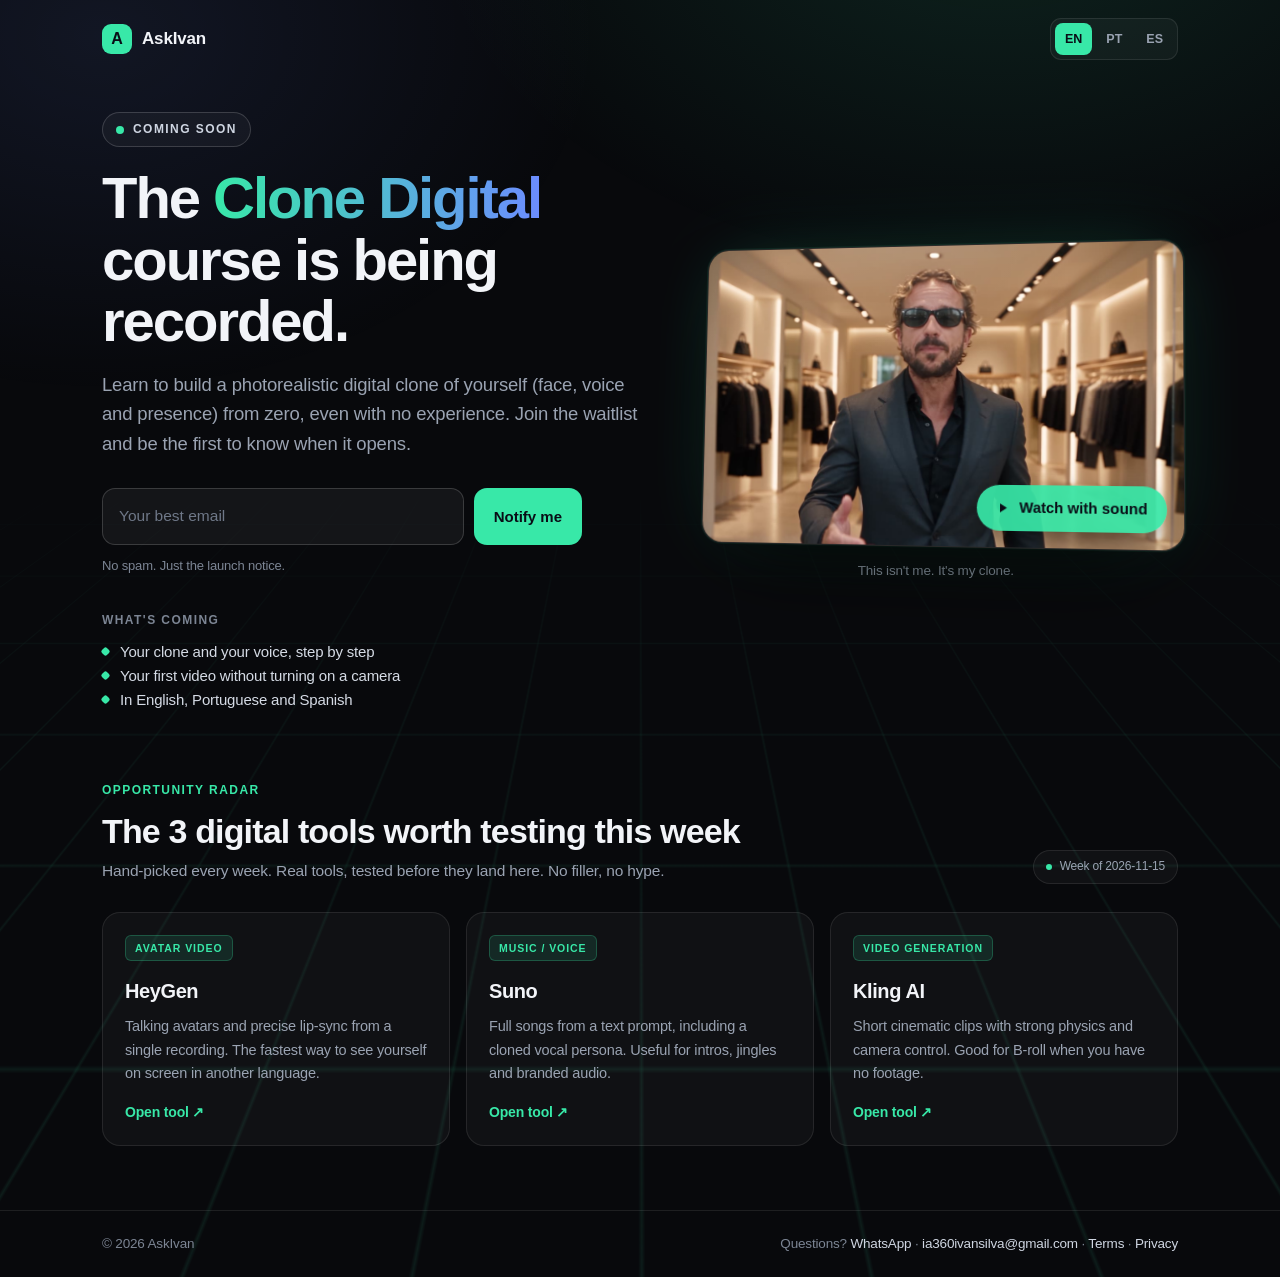
<file: index.html>
<!DOCTYPE html>
<html lang="en">
<head>
<meta charset="UTF-8">
<meta name="viewport" content="width=device-width, initial-scale=1.0">
<title>AskIvan — Coming soon | Em breve | Muy pronto</title>
<meta name="description" content="The Método Clone Digital course is being recorded. Join the waitlist and be the first to know when it opens.">
<meta name="theme-color" content="#08090c">
<meta property="og:type" content="website">
<meta property="og:url" content="https://askivan.co/">
<meta property="og:title" content="AskIvan — Coming soon">
<meta property="og:description" content="Build a photorealistic digital clone of yourself. The course is being recorded — join the waitlist.">
<meta property="og:image" content="https://askivan.co/assets/videos/askivan-hero-poster.jpg">
<link rel="canonical" href="https://askivan.co/">
<link rel="icon" href="data:image/svg+xml,<svg xmlns='http://www.w3.org/2000/svg' viewBox='0 0 100 100'><rect width='100' height='100' rx='22' fill='%230b0d11'/><text x='50' y='68' font-size='52' font-family='system-ui,sans-serif' font-weight='700' fill='%2338e8a8' text-anchor='middle'>A</text></svg>">
<style>
:root{
  --bg:#08090c;--line:rgba(255,255,255,.09);--line-2:rgba(255,255,255,.16);
  --surface:rgba(255,255,255,.035);--text:#f2f4f8;--muted:#9aa3b2;
  --accent:#38e8a8;--accent-ink:#090D16;--accent-2:#6c8cff;--radius:18px;
  --ease:cubic-bezier(.22,.61,.36,1);
}
*,*::before,*::after{box-sizing:border-box;margin:0;padding:0}
html{-webkit-text-size-adjust:100%}
body{
  min-height:100vh;background:var(--bg);color:var(--text);
  font-family:-apple-system,BlinkMacSystemFont,"Segoe UI",Inter,Roboto,"Helvetica Neue",Arial,sans-serif;
  line-height:1.6;letter-spacing:-.011em;-webkit-font-smoothing:antialiased;overflow-x:hidden;
  display:flex;flex-direction:column;
}
body::before{
  content:"";position:fixed;inset:0;pointer-events:none;z-index:0;
  background:
    radial-gradient(60rem 40rem at 78% -12%,rgba(56,232,168,.12),transparent 60%),
    radial-gradient(50rem 36rem at 8% 4%,rgba(108,140,255,.10),transparent 62%);
}
/* subtle moving grid floor for depth */
.grid{
  position:fixed;left:-50%;right:-50%;bottom:-10vh;height:60vh;z-index:0;pointer-events:none;
  background-image:
    linear-gradient(rgba(56,232,168,.10) 1px,transparent 1px),
    linear-gradient(90deg,rgba(56,232,168,.10) 1px,transparent 1px);
  background-size:64px 64px;
  transform:perspective(600px) rotateX(62deg);transform-origin:center top;
  mask-image:linear-gradient(to top,rgba(0,0,0,.9),transparent 85%);
  -webkit-mask-image:linear-gradient(to top,rgba(0,0,0,.9),transparent 85%);
  animation:floor 9s linear infinite;
}
@keyframes floor{to{background-position:0 64px,0 0}}
a{color:inherit;text-decoration:none}
button{font:inherit;color:inherit;border:0;background:none;cursor:pointer}
:focus-visible{outline:2px solid var(--accent);outline-offset:3px;border-radius:6px}
.sr{position:absolute;width:1px;height:1px;overflow:hidden;clip:rect(0 0 0 0);white-space:nowrap}
.wrap{width:100%;max-width:1120px;margin:0 auto;padding:0 22px;position:relative;z-index:1}

header{padding:18px 0}
header .wrap{display:flex;align-items:center;justify-content:space-between;gap:16px}
.brand{display:flex;align-items:center;gap:10px;font-weight:700;font-size:17px}
.brand-mark{width:30px;height:30px;border-radius:9px;background:var(--accent);color:var(--accent-ink);display:grid;place-items:center;font-weight:800;font-size:16px}
.langs{display:flex;gap:4px;padding:4px;border:1px solid var(--line);border-radius:11px;background:var(--surface)}
.langs button{font-size:12.5px;font-weight:600;padding:6px 10px;border-radius:8px;color:var(--muted)}
.langs button[aria-pressed="true"]{background:var(--accent);color:var(--accent-ink)}

main{flex:1;display:flex;align-items:center;padding:34px 0 56px}
.hero{display:grid;grid-template-columns:1.05fr .95fr;gap:56px;align-items:center}
.badge{display:inline-flex;align-items:center;gap:9px;font-size:12px;font-weight:700;letter-spacing:.12em;text-transform:uppercase;padding:7px 13px;border:1px solid var(--line-2);border-radius:999px;background:var(--surface);color:#cfd6e2}
.pulse{width:8px;height:8px;border-radius:50%;background:var(--accent);box-shadow:0 0 0 0 rgba(56,232,168,.7);animation:pulse 1.8s infinite}
@keyframes pulse{70%{box-shadow:0 0 0 10px rgba(56,232,168,0)}100%{box-shadow:0 0 0 0 rgba(56,232,168,0)}}
h1{font-size:clamp(34px,5.2vw,58px);line-height:1.06;letter-spacing:-.035em;font-weight:800;margin:20px 0 18px}
.grad{background:linear-gradient(90deg,var(--accent),var(--accent-2));-webkit-background-clip:text;background-clip:text;color:transparent}
.lead{font-size:clamp(16px,1.6vw,18.5px);color:var(--muted);max-width:34em}

form{margin-top:30px;display:flex;gap:10px;max-width:480px}
input[type=email]{
  flex:1;min-width:0;padding:15px 16px;border-radius:13px;border:1px solid var(--line-2);
  background:rgba(255,255,255,.05);color:var(--text);font:inherit;font-size:15.5px;
}
input[type=email]::placeholder{color:#6f7888}
input[type=email]:focus{outline:none;border-color:var(--accent);box-shadow:0 0 0 4px rgba(56,232,168,.15)}
.btn{padding:15px 20px;border-radius:13px;background:var(--accent);color:var(--accent-ink);font-weight:700;font-size:15px;white-space:nowrap;transition:transform .2s var(--ease),box-shadow .2s var(--ease)}
.btn:hover{transform:translateY(-1px);box-shadow:0 10px 30px -10px rgba(56,232,168,.6)}
.note{margin-top:11px;font-size:13px;color:#7c8594}
.joined{display:none;margin-top:30px;max-width:480px;padding:16px 18px;border-radius:13px;border:1px solid rgba(56,232,168,.35);background:rgba(56,232,168,.08);font-weight:600}
body.is-joined form,body.is-joined .note{display:none}
body.is-joined .joined{display:block}

.coming{margin-top:34px;display:grid;gap:10px;max-width:480px}
.coming h2{font-size:12px;letter-spacing:.12em;text-transform:uppercase;color:#7c8594;font-weight:700}
.coming li{list-style:none;display:flex;gap:11px;align-items:flex-start;color:#d5dbe5;font-size:15px}
.coming li::before{content:"";flex:none;margin-top:8px;width:7px;height:7px;border-radius:2px;background:var(--accent);transform:rotate(45deg)}

/* 3D video card — tilts toward the cursor */
.stage{perspective:1100px}
.card{
  position:relative;border-radius:22px;overflow:hidden;border:1px solid var(--line-2);
  background:#000;aspect-ratio:16/10;transform-style:preserve-3d;
  transform:rotateY(-9deg) rotateX(4deg);transition:transform .5s var(--ease);
  box-shadow:0 40px 90px -30px rgba(0,0,0,.9),0 0 0 1px rgba(56,232,168,.08),0 0 80px -20px rgba(56,232,168,.25);
}
.card video{width:100%;height:100%;object-fit:cover;display:block}
.card .glare{position:absolute;inset:0;pointer-events:none;background:radial-gradient(40rem 20rem at var(--gx,30%) var(--gy,0%),rgba(255,255,255,.12),transparent 50%)}
.play{
  position:absolute;right:16px;bottom:16px;white-space:nowrap;
  display:flex;align-items:center;gap:9px;padding:11px 18px;border-radius:999px;
  background:rgba(56,232,168,.92);color:var(--accent-ink);font-weight:700;font-size:14.5px;
  box-shadow:0 10px 30px -8px rgba(0,0,0,.7);
}
.play svg{width:15px;height:15px}
.card.playing .play{display:none}
.caption{margin-top:14px;text-align:center;font-size:13.5px;color:#9aa3b2}

/* radar */
.radar{display:none;flex:none;padding:8px 0 64px;position:relative;z-index:1}
.radar.is-on{display:block}
.radar-head{display:flex;flex-wrap:wrap;align-items:flex-end;justify-content:space-between;gap:14px;margin-bottom:28px}
.radar-kicker{font-size:12px;font-weight:700;letter-spacing:.12em;text-transform:uppercase;color:var(--accent)}
.radar h2{font-size:clamp(24px,3.2vw,34px);line-height:1.15;letter-spacing:-.025em;font-weight:800;margin:10px 0 8px;max-width:22em}
.radar-sub{color:var(--muted);font-size:15.5px;max-width:38em}
.radar-meta{display:inline-flex;align-items:center;gap:8px;font-size:12px;color:var(--muted);padding:6px 12px;border-radius:999px;background:var(--surface);border:1px solid var(--line);white-space:nowrap}
.radar-meta i{width:6px;height:6px;border-radius:50%;background:var(--accent)}
.radar-grid{display:grid;grid-template-columns:repeat(3,1fr);gap:16px}
.rcard{display:flex;flex-direction:column;border-radius:var(--radius);padding:22px;background:var(--surface);border:1px solid var(--line);transition:transform .2s var(--ease),border-color .2s var(--ease)}
.rcard:hover{transform:translateY(-3px);border-color:rgba(56,232,168,.4)}
.rtag{align-self:flex-start;font-size:10.5px;font-weight:700;letter-spacing:.09em;text-transform:uppercase;padding:4px 9px;border-radius:6px;background:rgba(56,232,168,.11);color:var(--accent);border:1px solid rgba(56,232,168,.24)}
.rcard h3{font-size:20px;letter-spacing:-.02em;margin:14px 0 8px}
.rcard p{color:var(--muted);font-size:14.5px;flex:1}
.rlink{margin-top:16px;font-size:14px;font-weight:700;color:var(--accent);display:inline-flex;align-items:center;gap:6px}

footer{border-top:1px solid var(--line);padding:22px 0;position:relative;z-index:1}
footer .wrap{display:flex;flex-wrap:wrap;justify-content:space-between;gap:12px;font-size:13.5px;color:#7c8594}
footer a{color:#cfd6e2}
footer a:hover{color:var(--accent)}

@media (max-width:880px){
  .hero{grid-template-columns:1fr;gap:38px}
  .stage{order:-1}
  .card{transform:none}
  main{padding-top:10px}
  .radar-grid{grid-template-columns:1fr}
  .radar{padding-bottom:44px}
}
@media (max-width:480px){
  .play{right:12px;bottom:12px;padding:9px 14px;font-size:13.5px}
  form{flex-direction:column}
  .btn{width:100%}
}
@media (prefers-reduced-motion:reduce){
  .grid,.pulse{animation:none}
  .card{transition:none}
}
</style>
</head>
<body>
<div class="grid" aria-hidden="true"></div>

<header>
  <div class="wrap">
    <a class="brand" href="https://askivan.co/" aria-label="AskIvan"><span class="brand-mark">A</span>AskIvan</a>
    <div class="langs" role="group" aria-label="Language">
      <button type="button" data-lang="en" aria-pressed="true">EN</button>
      <button type="button" data-lang="pt" aria-pressed="false">PT</button>
      <button type="button" data-lang="es" aria-pressed="false">ES</button>
    </div>
  </div>
</header>

<main>
  <div class="wrap hero">
    <div>
      <span class="badge"><span class="pulse"></span><span data-i="badge">Coming soon</span></span>
      <h1 data-i="h1" data-html>The <span class="grad">Clone Digital</span> course is being recorded.</h1>
      <p class="lead" data-i="lead">Learn to build a photorealistic digital clone of yourself (face, voice and presence) from zero, even with no experience. Join the waitlist and be the first to know when it opens.</p>

      <form action="https://formsubmit.co/ia360ivansilva@gmail.com" method="POST">
        <label class="sr" for="email" data-i="label">Your email</label>
        <input id="email" type="email" name="email" required autocomplete="email" placeholder="Your best email" data-i-ph="ph">
        <input type="hidden" name="language" id="langField" value="en">
        <input type="hidden" name="_subject" value="AskIvan: new waitlist signup">
        <input type="hidden" name="_template" value="table">
        <input type="hidden" name="_next" id="nextField" value="https://askivan.co/?joined=1">
        <button class="btn" type="submit" data-i="cta">Notify me</button>
      </form>
      <p class="note" data-i="note">No spam. Just the launch notice.</p>
      <div class="joined" role="status" data-i="joined">You're on the list! You'll be the first to know.</div>

      <div class="coming">
        <h2 data-i="comingT">What's coming</h2>
        <ul>
          <li data-i="c1">Your clone and your voice, step by step</li>
          <li data-i="c2">Your first video without turning on a camera</li>
          <li data-i="c3">In English, Portuguese and Spanish</li>
        </ul>
      </div>
    </div>

    <div class="stage">
      <div class="card" id="card">
        <video id="vid" src="assets/videos/askivan-hero-avatar.mp4" poster="assets/videos/askivan-hero-poster.jpg" playsinline preload="metadata"></video>
        <div class="glare"></div>
        <button class="play" type="button" id="playBtn">
          <svg viewBox="0 0 24 24" fill="currentColor" aria-hidden="true"><path d="M8 5v14l11-7z"/></svg>
          <span data-i="watch">Watch with sound</span>
        </button>
      </div>
      <p class="caption" data-i="caption">This isn't me. It's my clone.</p>
    </div>
  </div>
</main>

<section class="radar" id="radar" aria-labelledby="radarH">
  <div class="wrap">
    <div class="radar-head">
      <div>
        <span class="radar-kicker" data-i="rKicker">Opportunity radar</span>
        <h2 id="radarH" data-i="rH2">The 3 digital tools worth testing this week</h2>
        <p class="radar-sub" data-i="rSub">Hand-picked every week. Real tools, tested before they land here. No filler, no hype.</p>
      </div>
      <span class="radar-meta"><i aria-hidden="true"></i><span id="radarMeta"></span></span>
    </div>
    <div class="radar-grid" id="radarGrid"></div>
  </div>
</section>

<footer>
  <div class="wrap">
    <span>© <span id="yr">2026</span> AskIvan</span>
    <span><span data-i="questions">Questions?</span> <a href="https://wa.me/19548600537" target="_blank" rel="noopener">WhatsApp</a> · <a href="mailto:ia360ivansilva@gmail.com">ia360ivansilva@gmail.com</a> · <a href="/terms/" data-i="terms">Terms</a> · <a href="/privacy/" data-i="privacy">Privacy</a></span>
  </div>
</footer>

<script>
const T = {
  en:{
    badge:"Coming soon",
    h1:'The <span class="grad">Clone Digital</span> course is being recorded.',
    lead:"Learn to build a photorealistic digital clone of yourself (face, voice and presence) from zero, even with no experience. Join the waitlist and be the first to know when it opens.",
    label:"Your email", ph:"Your best email", cta:"Notify me",
    note:"No spam. Just the launch notice.",
    joined:"You're on the list! You'll be the first to know.",
    comingT:"What's coming",
    c1:"Your clone and your voice, step by step",
    c2:"Your first video without turning on a camera",
    c3:"In English, Portuguese and Spanish",
    watch:"Watch with sound", caption:"This isn't me. It's my clone.",
    questions:"Questions?", terms:"Terms", privacy:"Privacy",
    title:"AskIvan — Coming soon",
    rKicker:"Opportunity radar", rH2:"The 3 digital tools worth testing this week", rSub:"Hand-picked every week. Real tools, tested before they land here. No filler, no hype.", rUpd:"Updated weekly by Hermes", rVisit:"Open tool", rWeek:"Week of"
  },
  pt:{
    badge:"Em breve",
    h1:'O curso <span class="grad">Clone Digital</span> está sendo gravado.',
    lead:"Aprenda a criar um clone digital realista de você (rosto, voz e presença) do zero, mesmo sem experiência. Entre na lista de espera e seja o primeiro a saber quando abrir.",
    label:"Seu e-mail", ph:"Seu melhor e-mail", cta:"Quero ser avisado",
    note:"Sem spam. Só o aviso de abertura.",
    joined:"Pronto! Você está na lista. Vai ser o primeiro a saber.",
    comingT:"O que vem aí",
    c1:"Seu clone e sua voz, passo a passo",
    c2:"Seu primeiro vídeo sem ligar a câmera",
    c3:"Em português, inglês e espanhol",
    watch:"Assista com som", caption:"Isso não sou eu. É o meu clone.",
    questions:"Dúvidas?", terms:"Termos", privacy:"Privacidade",
    title:"AskIvan — Em breve",
    rKicker:"Radar de oportunidades", rH2:"As 3 ferramentas digitais que valem teste nesta semana", rSub:"Selecionadas toda semana. Ferramentas reais, testadas antes de entrar aqui. Sem enrolação, sem hype.", rUpd:"Atualizado toda semana pelo Hermes", rVisit:"Abrir ferramenta", rWeek:"Semana de"
  },
  es:{
    badge:"Muy pronto",
    h1:'El curso <span class="grad">Clone Digital</span> se está grabando.',
    lead:"Aprende a crear un clon digital realista de ti (rostro, voz y presencia) desde cero, incluso sin experiencia. Únete a la lista de espera y sé el primero en saber cuándo abre.",
    label:"Tu correo", ph:"Tu mejor correo", cta:"Avísame",
    note:"Sin spam. Solo el aviso de apertura.",
    joined:"¡Listo! Estás en la lista. Serás el primero en saberlo.",
    comingT:"Lo que viene",
    c1:"Tu clon y tu voz, paso a paso",
    c2:"Tu primer video sin encender la cámara",
    c3:"En español, inglés y portugués",
    watch:"Ver con sonido", caption:"Este no soy yo. Es mi clon.",
    questions:"¿Dudas?", terms:"Términos", privacy:"Privacidad",
    title:"AskIvan — Muy pronto",
    rKicker:"Radar de oportunidades", rH2:"Las 3 herramientas digitales que vale la pena probar esta semana", rSub:"Seleccionadas cada semana. Herramientas reales, probadas antes de llegar aquí. Sin relleno, sin hype.", rUpd:"Actualizado cada semana por Hermes", rVisit:"Abrir herramienta", rWeek:"Semana del"
  }
};
function store(k,v){try{v===undefined?null:localStorage.setItem(k,v);return localStorage.getItem(k)}catch(e){return null}}
let CUR="en", radarData=null;
function setLang(l){
  if(!T[l]) l="en";
  const d=T[l];
  document.documentElement.lang=l;
  document.title=d.title;
  document.querySelectorAll("[data-i]").forEach(el=>{
    const v=d[el.dataset.i]; if(v==null) return;
    if(el.hasAttribute("data-html")) el.innerHTML=v; else el.textContent=v;
  });
  document.querySelectorAll("[data-i-ph]").forEach(el=>{el.placeholder=d[el.dataset.iPh]});
  document.querySelectorAll(".langs button").forEach(b=>b.setAttribute("aria-pressed",String(b.dataset.lang===l)));
  document.getElementById("langField").value=l;
  document.getElementById("nextField").value="https://askivan.co/?joined=1&lang="+l;
  store("askivan_lang",l);
  CUR=l; if(radarData) renderRadar(radarData);
}
const qs=new URLSearchParams(location.search);
let lang=qs.get("lang")||store("askivan_lang");
if(!lang){
  const list=navigator.languages&&navigator.languages.length?navigator.languages:[navigator.language||"en"];
  for(const x of list){const c=String(x).slice(0,2).toLowerCase(); if(T[c]){lang=c;break}}
}
setLang(lang||"en");
document.querySelectorAll(".langs button").forEach(b=>b.addEventListener("click",()=>setLang(b.dataset.lang)));
if(qs.get("joined")==="1") document.body.classList.add("is-joined");
document.getElementById("yr").textContent=new Date().getFullYear();

/* radar: reads radar.json; hidden silently if it fails */
function el(tag,cls,txt){const e=document.createElement(tag);if(cls)e.className=cls;if(txt!=null)e.textContent=txt;return e}
function okUrl(u){try{const p=new URL(String(u),location.href);return (p.protocol==="https:"||p.protocol==="http:")?p.href:"#"}catch(e){return "#"}}
function renderRadar(data){
  const sec=document.getElementById("radar"),grid=document.getElementById("radarGrid");
  const items=(data&&Array.isArray(data.items)?data.items:[]).slice(0,3);
  if(!items.length){sec.classList.remove("is-on");return}
  const d=T[CUR]||T.en;
  grid.replaceChildren();
  items.forEach(it=>{
    const a=el("a","rcard");a.href=okUrl(it.url);a.target="_blank";a.rel="noopener";
    a.append(el("span","rtag",it.tag||"Tool"),el("h3",null,it.title||""),el("p",null,it.desc||""),el("span","rlink",d.rVisit+" \u2197"));
    grid.append(a);
  });
  document.getElementById("radarMeta").textContent=data.updated?d.rWeek+" "+data.updated:d.rUpd;
  sec.classList.add("is-on");
}
fetch("radar.json",{cache:"no-store"}).then(r=>r.ok?r.json():Promise.reject()).then(d=>{radarData=d;renderRadar(d)}).catch(()=>{});

/* video */
const vid=document.getElementById("vid"),card=document.getElementById("card");
document.getElementById("playBtn").addEventListener("click",()=>{
  vid.muted=false;vid.controls=true;vid.play().catch(()=>{});card.classList.add("playing");
});

/* 3D tilt toward cursor (desktop only) */
if(matchMedia("(hover:hover) and (min-width:881px)").matches && !matchMedia("(prefers-reduced-motion:reduce)").matches){
  window.addEventListener("mousemove",e=>{
    if(card.classList.contains("playing")) return;
    const x=e.clientX/innerWidth-.5, y=e.clientY/innerHeight-.5;
    card.style.transform=`rotateY(${-9+x*14}deg) rotateX(${4-y*10}deg)`;
    card.style.setProperty("--gx",(50+x*60)+"%");
    card.style.setProperty("--gy",(y*60)+"%");
  });
}
vid.addEventListener("play",()=>{card.style.transform="none"});
</script>
</body>
</html>
</file>
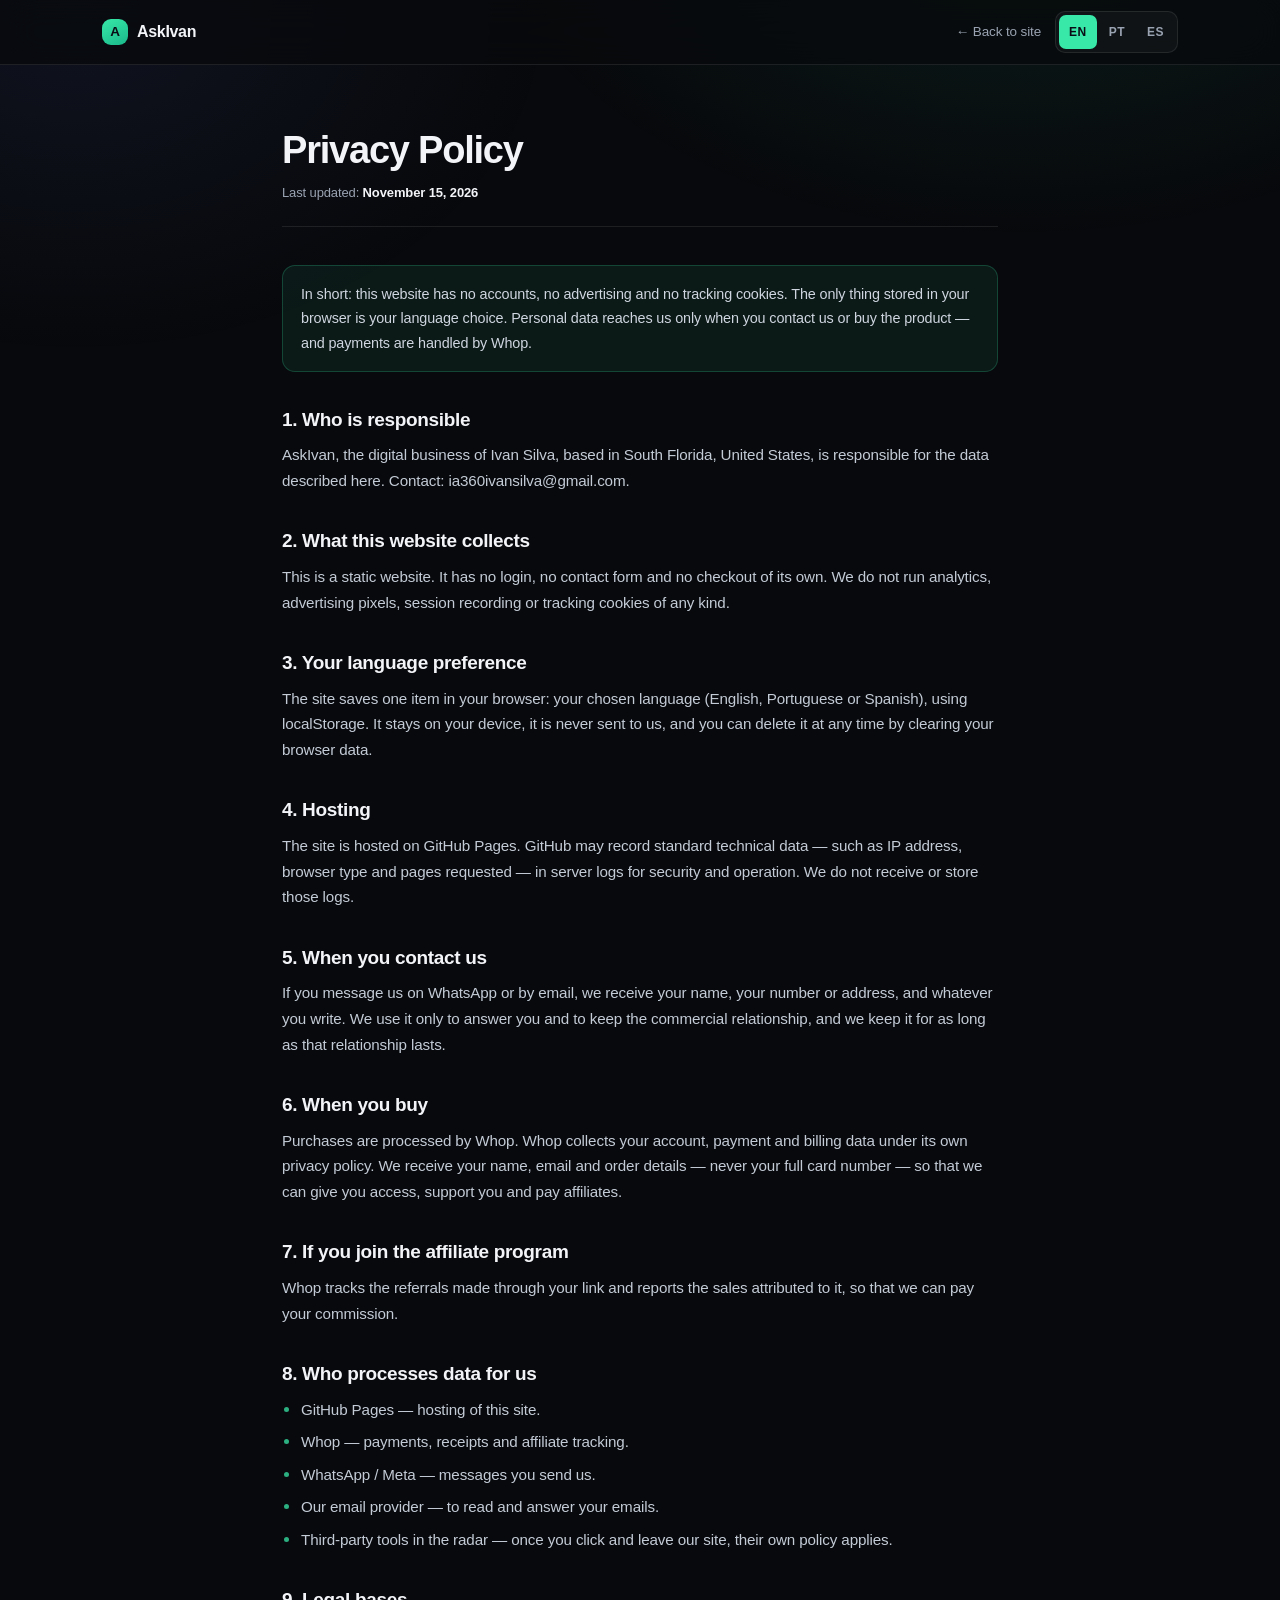
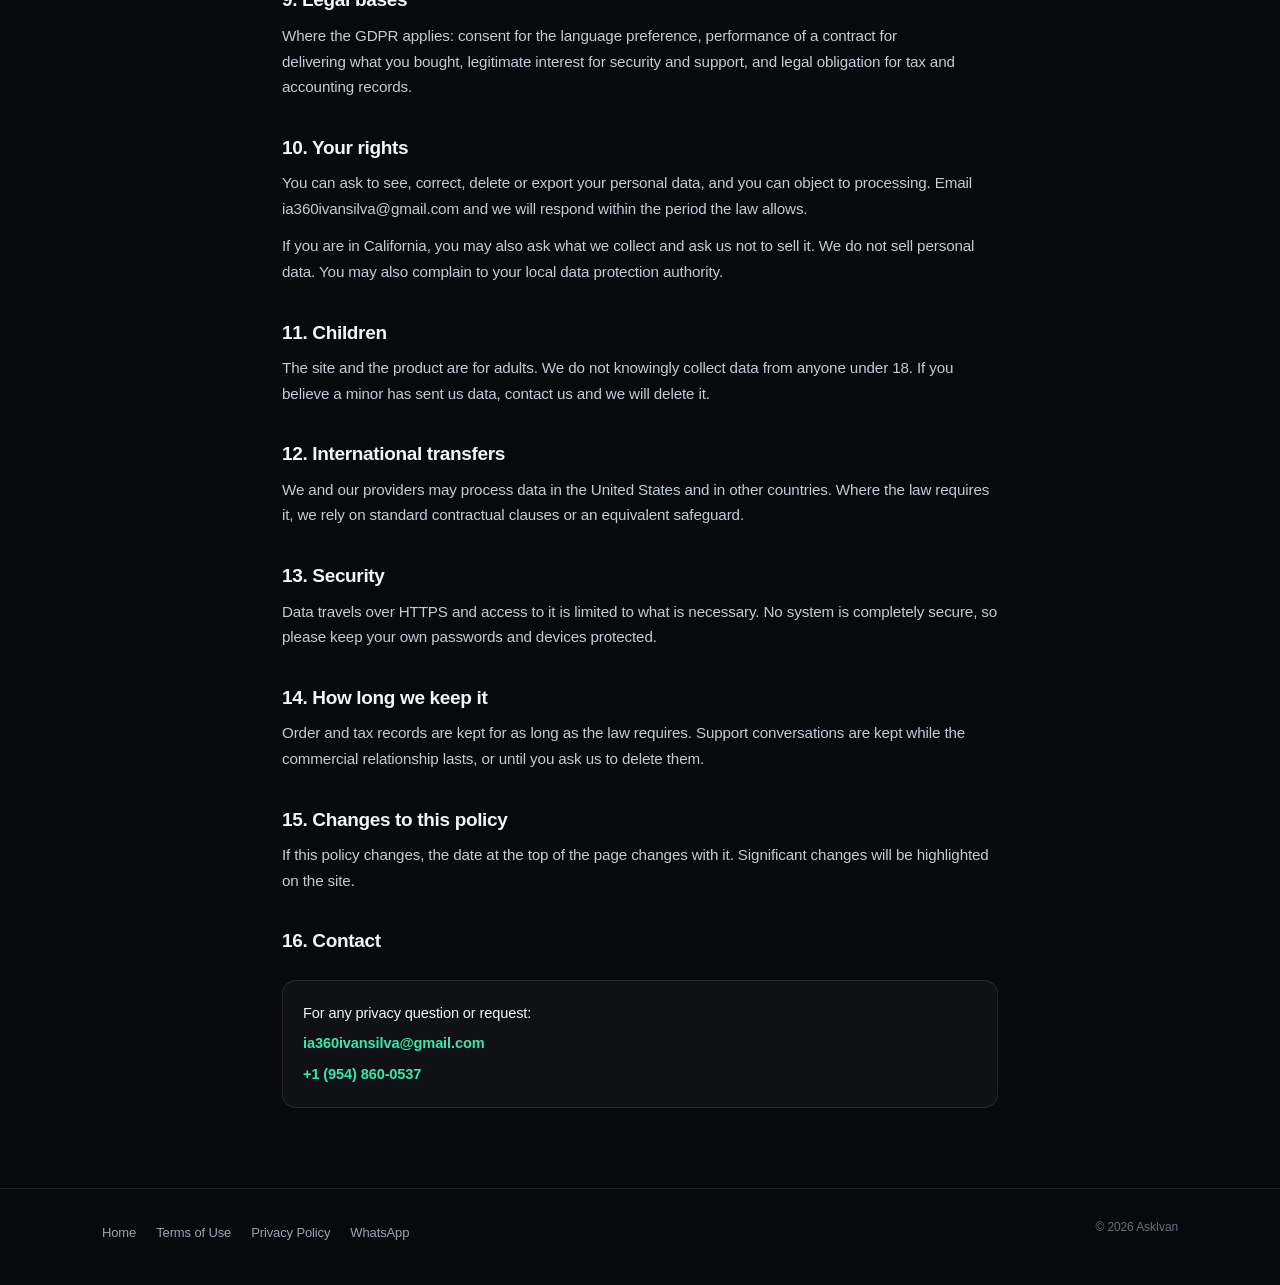
<file: privacy/index.html>
<!DOCTYPE html>
<html lang="en">
<head>
<meta charset="UTF-8">
<meta name="viewport" content="width=device-width, initial-scale=1.0">
<title>Privacy Policy — AskIvan</title>
<meta name="description" content="How askivan.co handles your data: what we collect, what we don't, who processes it and your rights.">
<meta name="theme-color" content="#08090c">
<link rel="canonical" href="https://askivan.co/privacy/">
<link rel="icon" href="data:image/svg+xml,<svg xmlns='http://www.w3.org/2000/svg' viewBox='0 0 100 100'><rect width='100' height='100' rx='22' fill='%230b0d11'/><text x='50' y='68' font-size='52' font-family='system-ui,sans-serif' font-weight='700' fill='%2338e8a8' text-anchor='middle'>A</text></svg>">
<link rel="stylesheet" href="/assets/doc.css">
</head>
<body>

<header class="doc-header">
  <div class="doc-wrap">
    <a class="brand" href="/"><span class="mark" aria-hidden="true">A</span> AskIvan</a>
    <div class="header-right">
      <a class="back" href="/" data-t="nav.back">← Back to site</a>
      <div class="lang" role="group" aria-label="Language">
        <button type="button" data-lang="en" aria-pressed="true">EN</button>
        <button type="button" data-lang="pt" aria-pressed="false">PT</button>
        <button type="button" data-lang="es" aria-pressed="false">ES</button>
      </div>
    </div>
  </div>
</header>

<main>
  <div class="doc-wrap doc-main">
    <h1 data-t="p.title">Privacy Policy</h1>
    <p class="updated"><span data-t="p.updatedLabel">Last updated</span>: <time datetime="2026-11-15" data-t="p.date">November 15, 2026</time></p>

    <div class="callout" data-t="p.summary">In short: this website has no accounts, no advertising and no tracking cookies. The only thing stored in your browser is your language choice. Personal data reaches us only when you contact us or buy the product — and payments are handled by Whop.</div>

    <section>
      <h2 data-t="p.s1h">1. Who is responsible</h2>
      <p data-t="p.s1p">AskIvan, the digital business of Ivan Silva, based in South Florida, United States, is responsible for the data described here. Contact: ia360ivansilva@gmail.com.</p>
    </section>

    <section>
      <h2 data-t="p.s2h">2. What this website collects</h2>
      <p data-t="p.s2p">This is a static website. It has no login, no contact form and no checkout of its own. We do not run analytics, advertising pixels, session recording or tracking cookies of any kind.</p>
    </section>

    <section>
      <h2 data-t="p.s3h">3. Your language preference</h2>
      <p data-t="p.s3p">The site saves one item in your browser: your chosen language (English, Portuguese or Spanish), using localStorage. It stays on your device, it is never sent to us, and you can delete it at any time by clearing your browser data.</p>
    </section>

    <section>
      <h2 data-t="p.s4h">4. Hosting</h2>
      <p data-t="p.s4p">The site is hosted on GitHub Pages. GitHub may record standard technical data — such as IP address, browser type and pages requested — in server logs for security and operation. We do not receive or store those logs.</p>
    </section>

    <section>
      <h2 data-t="p.s5h">5. When you contact us</h2>
      <p data-t="p.s5p">If you message us on WhatsApp or by email, we receive your name, your number or address, and whatever you write. We use it only to answer you and to keep the commercial relationship, and we keep it for as long as that relationship lasts.</p>
    </section>

    <section>
      <h2 data-t="p.s6h">6. When you buy</h2>
      <p data-t="p.s6p">Purchases are processed by Whop. Whop collects your account, payment and billing data under its own privacy policy. We receive your name, email and order details — never your full card number — so that we can give you access, support you and pay affiliates.</p>
    </section>

    <section>
      <h2 data-t="p.s7h">7. If you join the affiliate program</h2>
      <p data-t="p.s7p">Whop tracks the referrals made through your link and reports the sales attributed to it, so that we can pay your commission.</p>
    </section>

    <section>
      <h2 data-t="p.s8h">8. Who processes data for us</h2>
      <ul>
        <li data-t="p.s8l1">GitHub Pages — hosting of this site.</li>
        <li data-t="p.s8l2">Whop — payments, receipts and affiliate tracking.</li>
        <li data-t="p.s8l3">WhatsApp / Meta — messages you send us.</li>
        <li data-t="p.s8l4">Our email provider — to read and answer your emails.</li>
        <li data-t="p.s8l5">Third-party tools in the radar — once you click and leave our site, their own policy applies.</li>
      </ul>
    </section>

    <section>
      <h2 data-t="p.s9h">9. Legal bases</h2>
      <p data-t="p.s9p">Where the GDPR applies: consent for the language preference, performance of a contract for delivering what you bought, legitimate interest for security and support, and legal obligation for tax and accounting records.</p>
    </section>

    <section>
      <h2 data-t="p.s10h">10. Your rights</h2>
      <p data-t="p.s10p">You can ask to see, correct, delete or export your personal data, and you can object to processing. Email ia360ivansilva@gmail.com and we will respond within the period the law allows.</p>
      <p data-t="p.s10p2">If you are in California, you may also ask what we collect and ask us not to sell it. We do not sell personal data. You may also complain to your local data protection authority.</p>
    </section>

    <section>
      <h2 data-t="p.s11h">11. Children</h2>
      <p data-t="p.s11p">The site and the product are for adults. We do not knowingly collect data from anyone under 18. If you believe a minor has sent us data, contact us and we will delete it.</p>
    </section>

    <section>
      <h2 data-t="p.s12h">12. International transfers</h2>
      <p data-t="p.s12p">We and our providers may process data in the United States and in other countries. Where the law requires it, we rely on standard contractual clauses or an equivalent safeguard.</p>
    </section>

    <section>
      <h2 data-t="p.s13h">13. Security</h2>
      <p data-t="p.s13p">Data travels over HTTPS and access to it is limited to what is necessary. No system is completely secure, so please keep your own passwords and devices protected.</p>
    </section>

    <section>
      <h2 data-t="p.s14h">14. How long we keep it</h2>
      <p data-t="p.s14p">Order and tax records are kept for as long as the law requires. Support conversations are kept while the commercial relationship lasts, or until you ask us to delete them.</p>
    </section>

    <section>
      <h2 data-t="p.s15h">15. Changes to this policy</h2>
      <p data-t="p.s15p">If this policy changes, the date at the top of the page changes with it. Significant changes will be highlighted on the site.</p>
    </section>

    <section>
      <h2 data-t="p.s16h">16. Contact</h2>
      <div class="contact-box">
        <div data-t="p.s16p">For any privacy question or request:</div>
        <div><a href="mailto:ia360ivansilva@gmail.com">ia360ivansilva@gmail.com</a></div>
        <div><a href="https://wa.me/19548600537" target="_blank" rel="noopener">+1 (954) 860-0537</a></div>
      </div>
    </section>
  </div>
</main>

<footer class="doc-footer">
  <div class="doc-wrap">
    <div class="foot-links">
      <a href="/" data-t="nav.home">Home</a>
      <a href="/terms/" data-t="nav.terms">Terms of Use</a>
      <a href="/privacy/" data-t="nav.privacy">Privacy Policy</a>
      <a href="https://wa.me/19548600537" target="_blank" rel="noopener">WhatsApp</a>
    </div>
    <p class="copy">© 2026 AskIvan</p>
  </div>
</footer>

<script>
window.DOC_TITLES = {
  en: "Privacy Policy — AskIvan",
  pt: "Política de Privacidade — AskIvan",
  es: "Política de Privacidad — AskIvan"
};
window.DOC_DESCRIPTIONS = {
  en: "How askivan.co handles your data: what we collect, what we don't, who processes it and your rights.",
  pt: "Como o askivan.co trata seus dados: o que coletamos, o que não coletamos, quem processa e seus direitos.",
  es: "Cómo askivan.co trata tus datos: qué recopilamos, qué no, quién los procesa y tus derechos."
};
window.DOC_I18N = {
  pt: {
    "nav.back":"← Voltar ao site","nav.home":"Início","nav.terms":"Termos de Uso","nav.privacy":"Política de Privacidade",
    "p.title":"Política de Privacidade","p.updatedLabel":"Última atualização","p.date":"15 de novembro de 2026",
    "p.summary":"Em resumo: este site não tem contas, não tem publicidade e não usa cookies de rastreamento. A única coisa guardada no seu navegador é o idioma escolhido. Dados pessoais chegam até nós só quando você entra em contato ou compra o produto — e os pagamentos são processados pela Whop.",
    "p.s1h":"1. Quem é responsável",
    "p.s1p":"A AskIvan, o negócio digital de Ivan Silva, com base no Sul da Flórida, Estados Unidos, é responsável pelos dados descritos aqui. Contato: ia360ivansilva@gmail.com.",
    "p.s2h":"2. O que este site coleta",
    "p.s2p":"Este é um site estático. Não tem login, não tem formulário de contato e não tem checkout próprio. Não usamos analytics, pixels de publicidade, gravação de sessão nem cookies de rastreamento de qualquer tipo.",
    "p.s3h":"3. Sua preferência de idioma",
    "p.s3p":"O site salva um único item no seu navegador: o idioma escolhido (inglês, português ou espanhol), usando localStorage. Ele fica no seu dispositivo, nunca é enviado para nós, e você pode apagá-lo quando quiser limpando os dados do navegador.",
    "p.s4h":"4. Hospedagem",
    "p.s4p":"O site é hospedado no GitHub Pages. O GitHub pode registrar dados técnicos padrão — como endereço IP, tipo de navegador e páginas solicitadas — em logs de servidor, por segurança e operação. Nós não recebemos nem armazenamos esses logs.",
    "p.s5h":"5. Quando você fala com a gente",
    "p.s5p":"Se você mandar mensagem no WhatsApp ou por e-mail, recebemos seu nome, seu número ou endereço e o que você escrever. Usamos isso apenas para responder e manter a relação comercial, e guardamos enquanto essa relação durar.",
    "p.s6h":"6. Quando você compra",
    "p.s6p":"As compras são processadas pela Whop. A Whop coleta seus dados de conta, pagamento e cobrança sob a política de privacidade dela. Nós recebemos seu nome, e-mail e detalhes do pedido — nunca o número completo do cartão — para liberar o acesso, dar suporte e pagar afiliados.",
    "p.s7h":"7. Se você entra no programa de afiliados",
    "p.s7p":"A Whop rastreia as indicações feitas pelo seu link e informa as vendas atribuídas a ele, para que possamos pagar a sua comissão.",
    "p.s8h":"8. Quem processa dados por nós",
    "p.s8l1":"GitHub Pages — hospedagem deste site.",
    "p.s8l2":"Whop — pagamentos, recibos e rastreamento de afiliados.",
    "p.s8l3":"WhatsApp / Meta — mensagens que você nos envia.",
    "p.s8l4":"Nosso provedor de e-mail — para ler e responder seus e-mails.",
    "p.s8l5":"Ferramentas de terceiros do radar — ao clicar e sair do nosso site, vale a política delas.",
    "p.s9h":"9. Bases legais",
    "p.s9p":"Onde o GDPR se aplica: consentimento para a preferência de idioma, execução de contrato para entregar o que você comprou, interesse legítimo para segurança e suporte, e obrigação legal para registros fiscais e contábeis.",
    "p.s10h":"10. Seus direitos",
    "p.s10p":"Você pode pedir acesso, correção, exclusão ou exportação dos seus dados pessoais, e pode se opor ao tratamento. Escreva para ia360ivansilva@gmail.com e responderemos no prazo que a lei permite.",
    "p.s10p2":"Se você está na Califórnia, também pode perguntar o que coletamos e pedir que não vendamos seus dados. Nós não vendemos dados pessoais. Você também pode reclamar com a autoridade de proteção de dados do seu país.",
    "p.s11h":"11. Crianças",
    "p.s11p":"O site e o produto são para adultos. Não coletamos intencionalmente dados de menores de 18 anos. Se você acredita que um menor enviou dados para nós, entre em contato e apagaremos.",
    "p.s12h":"12. Transferências internacionais",
    "p.s12p":"Nós e nossos provedores podemos processar dados nos Estados Unidos e em outros países. Quando a lei exige, usamos cláusulas contratuais padrão ou proteção equivalente.",
    "p.s13h":"13. Segurança",
    "p.s13p":"Os dados trafegam por HTTPS e o acesso é limitado ao necessário. Nenhum sistema é totalmente seguro, então proteja suas senhas e seus dispositivos.",
    "p.s14h":"14. Por quanto tempo guardamos",
    "p.s14p":"Registros de pedido e fiscais são guardados pelo tempo que a lei exigir. Conversas de suporte ficam enquanto a relação comercial durar, ou até você pedir a exclusão.",
    "p.s15h":"15. Mudanças nesta política",
    "p.s15p":"Se esta política mudar, a data no topo da página muda junto. Mudanças relevantes serão destacadas no site.",
    "p.s16h":"16. Contato",
    "p.s16p":"Para qualquer dúvida ou pedido sobre privacidade:"
  },
  es: {
    "nav.back":"← Volver al sitio","nav.home":"Inicio","nav.terms":"Términos de Uso","nav.privacy":"Política de Privacidad",
    "p.title":"Política de Privacidad","p.updatedLabel":"Última actualización","p.date":"15 de noviembre de 2026",
    "p.summary":"En resumen: este sitio no tiene cuentas, no tiene publicidad y no usa cookies de seguimiento. Lo único que se guarda en tu navegador es el idioma elegido. Los datos personales llegan a nosotros solo cuando nos contactas o compras el producto — y los pagos los procesa Whop.",
    "p.s1h":"1. Quién es responsable",
    "p.s1p":"AskIvan, el negocio digital de Ivan Silva, con base en el sur de Florida, Estados Unidos, es responsable de los datos descritos aquí. Contacto: ia360ivansilva@gmail.com.",
    "p.s2h":"2. Qué recopila este sitio",
    "p.s2p":"Este es un sitio estático. No tiene inicio de sesión, no tiene formulario de contacto y no tiene su propio checkout. No usamos analítica, píxeles de publicidad, grabación de sesiones ni cookies de seguimiento de ningún tipo.",
    "p.s3h":"3. Tu preferencia de idioma",
    "p.s3p":"El sitio guarda un solo elemento en tu navegador: el idioma elegido (inglés, portugués o español), usando localStorage. Permanece en tu dispositivo, nunca se nos envía y puedes borrarlo cuando quieras limpiando los datos del navegador.",
    "p.s4h":"4. Alojamiento",
    "p.s4p":"El sitio está alojado en GitHub Pages. GitHub puede registrar datos técnicos estándar — como dirección IP, tipo de navegador y páginas solicitadas — en registros del servidor, por seguridad y operación. Nosotros no recibimos ni almacenamos esos registros.",
    "p.s5h":"5. Cuando nos contactas",
    "p.s5p":"Si nos escribes por WhatsApp o por correo, recibimos tu nombre, tu número o dirección y lo que escribas. Lo usamos solo para responderte y mantener la relación comercial, y lo guardamos mientras esa relación dure.",
    "p.s6h":"6. Cuando compras",
    "p.s6p":"Las compras las procesa Whop. Whop recopila tus datos de cuenta, pago y facturación bajo su propia política de privacidad. Nosotros recibimos tu nombre, correo y detalles del pedido — nunca el número completo de la tarjeta — para darte acceso, atenderte y pagar a los afiliados.",
    "p.s7h":"7. Si te unes al programa de afiliados",
    "p.s7p":"Whop hace seguimiento de las referencias de tu enlace e informa las ventas atribuidas a él, para que podamos pagarte la comisión.",
    "p.s8h":"8. Quién procesa datos por nosotros",
    "p.s8l1":"GitHub Pages — alojamiento de este sitio.",
    "p.s8l2":"Whop — pagos, recibos y seguimiento de afiliados.",
    "p.s8l3":"WhatsApp / Meta — mensajes que nos envías.",
    "p.s8l4":"Nuestro proveedor de correo — para leer y responder tus correos.",
    "p.s8l5":"Herramientas de terceros del radar — al hacer clic y salir de nuestro sitio, aplica su propia política.",
    "p.s9h":"9. Bases legales",
    "p.s9p":"Donde aplica el RGPD: consentimiento para la preferencia de idioma, ejecución de contrato para entregar lo que compraste, interés legítimo para seguridad y soporte, y obligación legal para registros fiscales y contables.",
    "p.s10h":"10. Tus derechos",
    "p.s10p":"Puedes pedir acceso, corrección, eliminación o exportación de tus datos personales, y puedes oponerte al tratamiento. Escribe a ia360ivansilva@gmail.com y responderemos dentro del plazo que permite la ley.",
    "p.s10p2":"Si estás en California, también puedes preguntar qué recopilamos y pedir que no vendamos tus datos. No vendemos datos personales. También puedes reclamar ante la autoridad de protección de datos de tu país.",
    "p.s11h":"11. Menores",
    "p.s11p":"El sitio y el producto son para adultos. No recopilamos datos de menores de 18 años a sabiendas. Si crees que un menor nos envió datos, contáctanos y los eliminaremos.",
    "p.s12h":"12. Transferencias internacionales",
    "p.s12p":"Nosotros y nuestros proveedores podemos procesar datos en Estados Unidos y en otros países. Cuando la ley lo exige, usamos cláusulas contractuales estándar o una protección equivalente.",
    "p.s13h":"13. Seguridad",
    "p.s13p":"Los datos viajan por HTTPS y el acceso está limitado a lo necesario. Ningún sistema es completamente seguro, así que protege tus contraseñas y tus dispositivos.",
    "p.s14h":"14. Cuánto tiempo los guardamos",
    "p.s14p":"Los registros de pedidos e impuestos se guardan el tiempo que exija la ley. Las conversaciones de soporte se guardan mientras dure la relación comercial, o hasta que pidas eliminarlas.",
    "p.s15h":"15. Cambios en esta política",
    "p.s15p":"Si esta política cambia, la fecha en la parte superior de la página cambia con ella. Los cambios importantes se destacarán en el sitio.",
    "p.s16h":"16. Contacto",
    "p.s16p":"Para cualquier duda o solicitud sobre privacidad:"
  }
};
</script>
<script src="/assets/doc.js"></script>
</body>
</html>
</file>
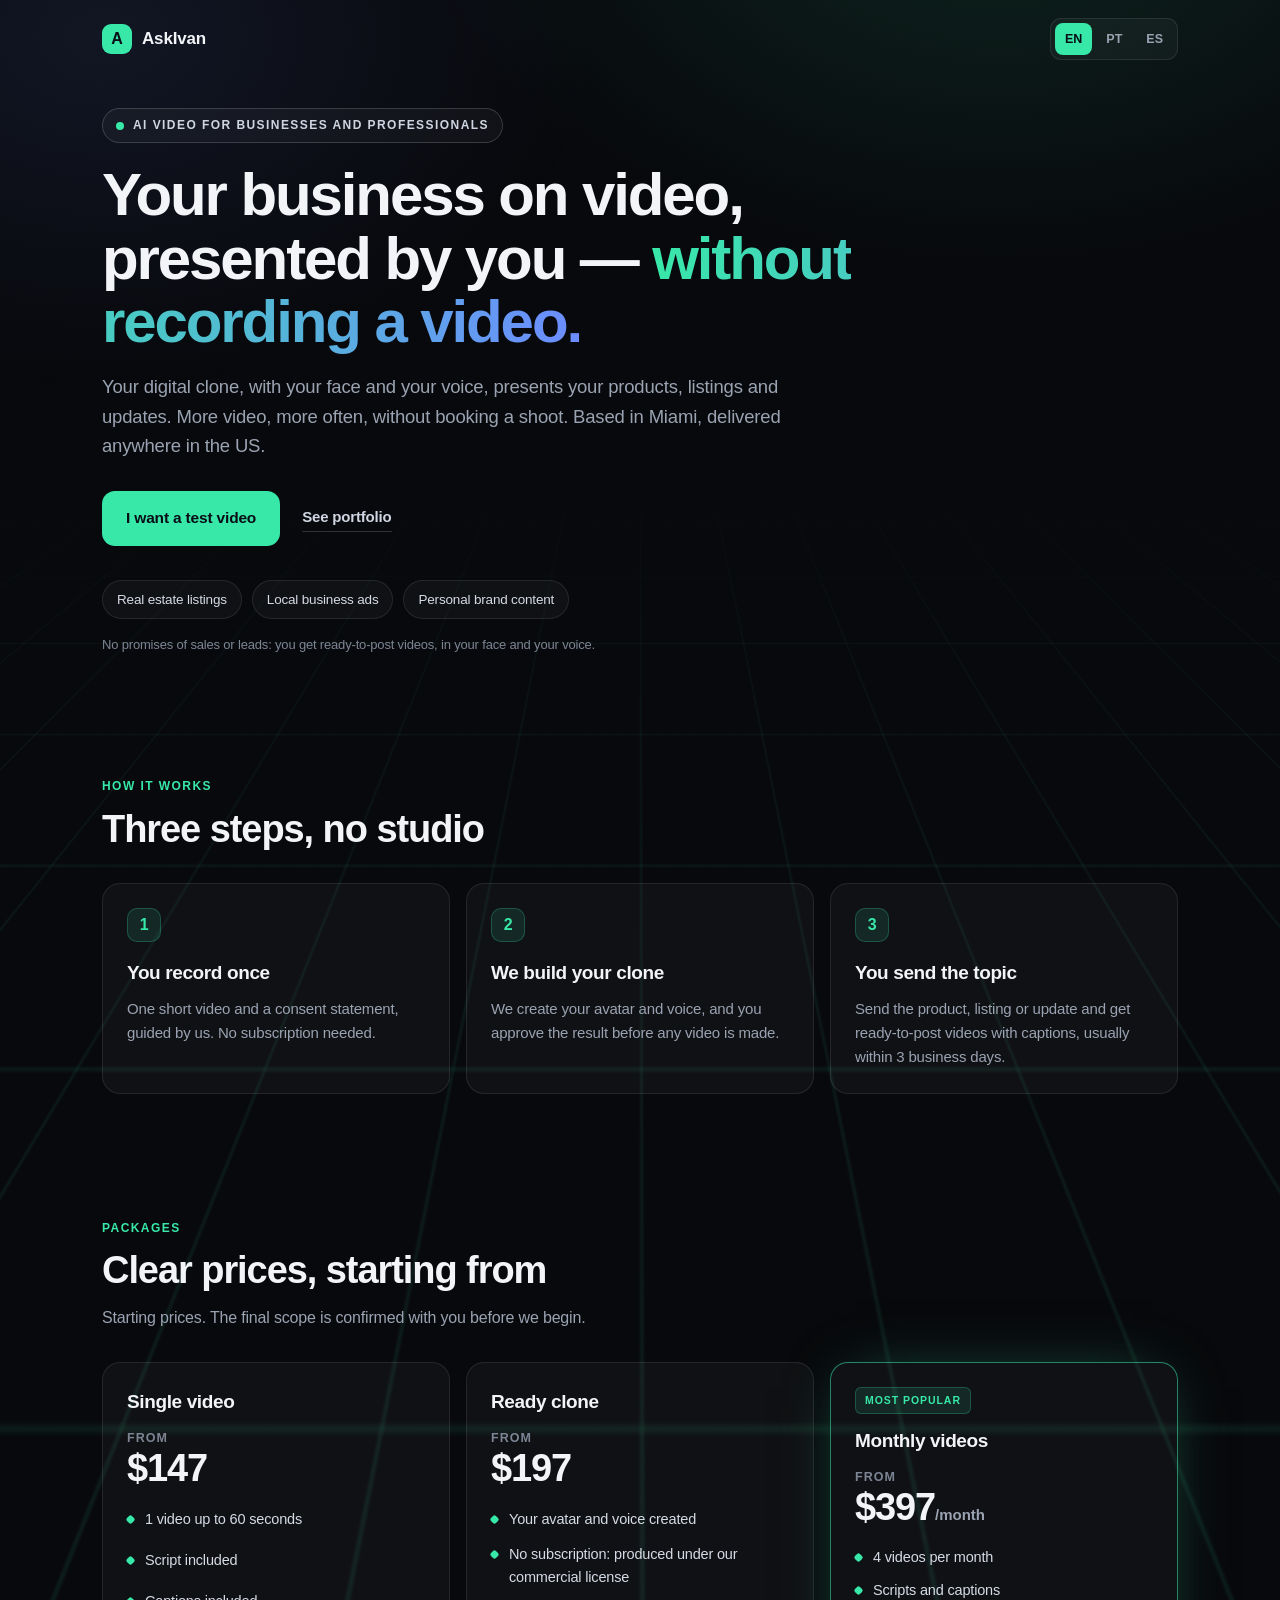
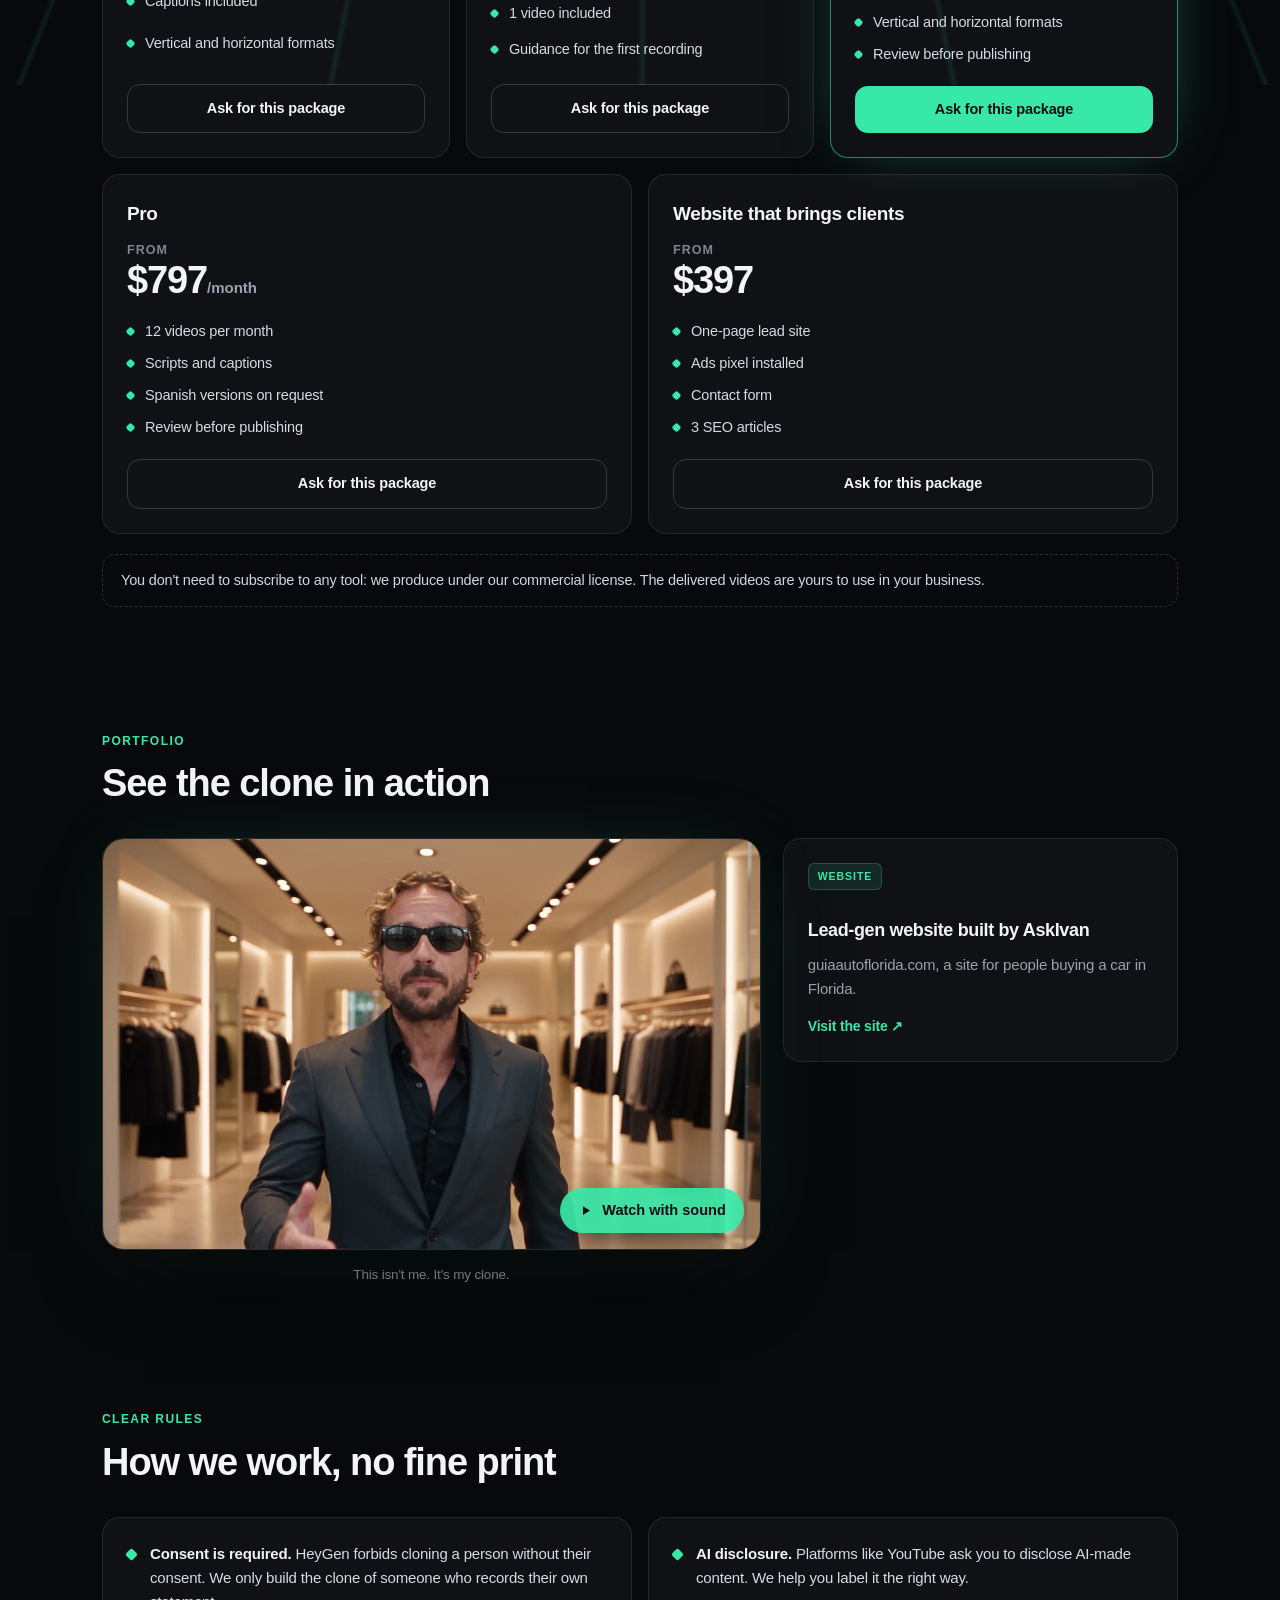
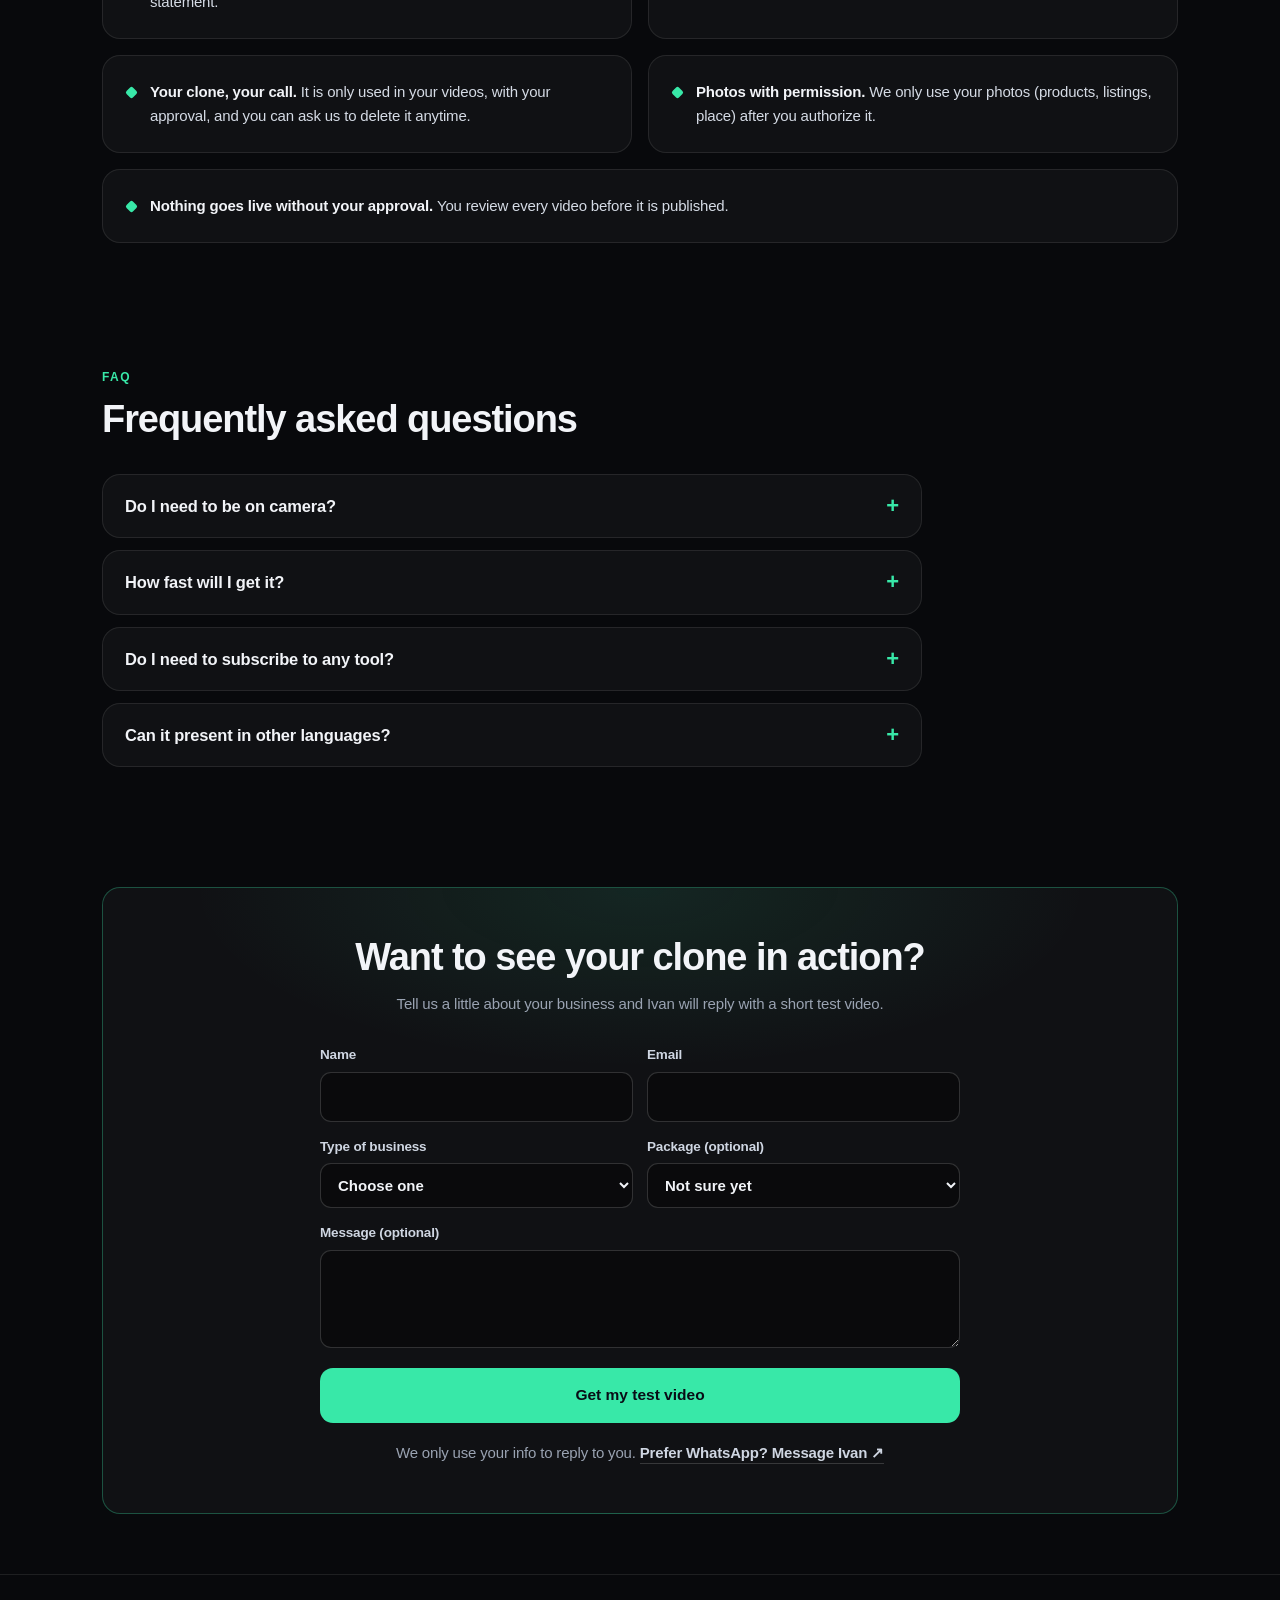
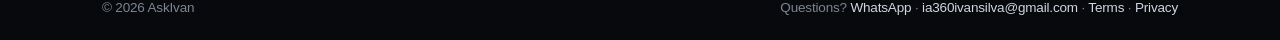
<file: services/index.html>
<!DOCTYPE html>
<html lang="en">
<head>
<meta charset="UTF-8">
<meta name="viewport" content="width=device-width, initial-scale=1.0">
<title>AskIvan — AI clone videos for your business</title>
<meta name="description" content="AI clone videos for businesses and professionals: your digital clone presents your products, listings and updates, no filming needed.">
<meta name="theme-color" content="#08090c">
<link rel="canonical" href="https://askivan.co/services/">
<link rel="icon" href="data:image/svg+xml,<svg xmlns='http://www.w3.org/2000/svg' viewBox='0 0 100 100'><rect width='100' height='100' rx='22' fill='%230b0d11'/><text x='50' y='68' font-size='52' font-family='system-ui,sans-serif' font-weight='700' fill='%2338e8a8' text-anchor='middle'>A</text></svg>">
<style>
:root{
  --bg:#08090c;--line:rgba(255,255,255,.09);--line-2:rgba(255,255,255,.16);
  --surface:rgba(255,255,255,.035);--text:#f2f4f8;--muted:#9aa3b2;
  --accent:#38e8a8;--accent-ink:#090D16;--accent-2:#6c8cff;--radius:18px;
  --ease:cubic-bezier(.22,.61,.36,1);
}
*,*::before,*::after{box-sizing:border-box;margin:0;padding:0}
html{-webkit-text-size-adjust:100%;scroll-behavior:smooth}
body{
  min-height:100vh;background:var(--bg);color:var(--text);
  font-family:-apple-system,BlinkMacSystemFont,"Segoe UI",Inter,Roboto,"Helvetica Neue",Arial,sans-serif;
  line-height:1.6;letter-spacing:-.011em;-webkit-font-smoothing:antialiased;overflow-x:hidden;
  display:flex;flex-direction:column;
}
body::before{
  content:"";position:fixed;inset:0;pointer-events:none;z-index:0;
  background:
    radial-gradient(60rem 40rem at 78% -12%,rgba(56,232,168,.12),transparent 60%),
    radial-gradient(50rem 36rem at 8% 4%,rgba(108,140,255,.10),transparent 62%);
}
.grid{
  position:fixed;left:-50%;right:-50%;bottom:-10vh;height:60vh;z-index:0;pointer-events:none;
  background-image:
    linear-gradient(rgba(56,232,168,.10) 1px,transparent 1px),
    linear-gradient(90deg,rgba(56,232,168,.10) 1px,transparent 1px);
  background-size:64px 64px;
  transform:perspective(600px) rotateX(62deg);transform-origin:center top;
  mask-image:linear-gradient(to top,rgba(0,0,0,.9),transparent 85%);
  -webkit-mask-image:linear-gradient(to top,rgba(0,0,0,.9),transparent 85%);
  animation:floor 9s linear infinite;
}
@keyframes floor{to{background-position:0 64px,0 0}}
a{color:inherit;text-decoration:none}
button{font:inherit;color:inherit;border:0;background:none;cursor:pointer}
:focus-visible{outline:2px solid var(--accent);outline-offset:3px;border-radius:6px}
.sr{position:absolute;width:1px;height:1px;overflow:hidden;clip:rect(0 0 0 0);white-space:nowrap}
.wrap{width:100%;max-width:1120px;margin:0 auto;padding:0 22px;position:relative;z-index:1}

header{padding:18px 0;position:relative;z-index:2}
header .wrap{display:flex;align-items:center;justify-content:space-between;gap:16px}
.brand{display:flex;align-items:center;gap:10px;font-weight:700;font-size:17px}
.brand-mark{width:30px;height:30px;border-radius:9px;background:var(--accent);color:var(--accent-ink);display:grid;place-items:center;font-weight:800;font-size:16px}
.langs{display:flex;gap:4px;padding:4px;border:1px solid var(--line);border-radius:11px;background:var(--surface)}
.langs button{font-size:12.5px;font-weight:600;padding:6px 10px;border-radius:8px;color:var(--muted)}
.langs button[aria-pressed="true"]{background:var(--accent);color:var(--accent-ink)}

main{flex:1;position:relative;z-index:1}
section{padding:60px 0}
.badge{display:inline-flex;align-items:center;gap:9px;font-size:12px;font-weight:700;letter-spacing:.12em;text-transform:uppercase;padding:7px 13px;border:1px solid var(--line-2);border-radius:999px;background:var(--surface);color:#cfd6e2}
.pulse{width:8px;height:8px;border-radius:50%;background:var(--accent)}
h1{font-size:clamp(34px,5.4vw,60px);line-height:1.06;letter-spacing:-.035em;font-weight:800;margin:20px 0 18px;max-width:15em}
.grad{background:linear-gradient(90deg,var(--accent),var(--accent-2));-webkit-background-clip:text;background-clip:text;color:transparent}
.lead{font-size:clamp(16px,1.6vw,18.5px);color:var(--muted);max-width:37em}
.hero{padding:30px 0 56px}
.cta-row{margin-top:30px;display:flex;flex-wrap:wrap;align-items:center;gap:14px 22px}
.btn{display:inline-block;padding:15px 24px;border-radius:13px;background:var(--accent);color:var(--accent-ink);font-weight:700;font-size:15.5px;transition:transform .2s var(--ease),box-shadow .2s var(--ease)}
.btn:hover{transform:translateY(-1px);box-shadow:0 10px 30px -10px rgba(56,232,168,.6)}
.link2{font-weight:700;font-size:15px;color:#cfd6e2;border-bottom:1px solid var(--line-2);padding-bottom:2px}
.link2:hover{color:var(--accent);border-color:var(--accent)}
.chips{margin-top:34px;display:flex;flex-wrap:wrap;gap:10px}
.chip{font-size:13.5px;padding:8px 14px;border-radius:999px;border:1px solid var(--line);background:var(--surface);color:#d5dbe5}
.fine{margin-top:16px;font-size:13px;color:#7c8594;max-width:40em}

.kicker{font-size:12px;font-weight:700;letter-spacing:.12em;text-transform:uppercase;color:var(--accent)}
h2{font-size:clamp(26px,3.4vw,38px);line-height:1.15;letter-spacing:-.028em;font-weight:800;margin:10px 0 12px;max-width:20em}
.sub{color:var(--muted);font-size:16px;max-width:40em}
.head{margin-bottom:32px}

.steps{display:grid;grid-template-columns:repeat(3,1fr);gap:16px;counter-reset:s}
.panel{border-radius:var(--radius);padding:24px;background:var(--surface);border:1px solid var(--line)}
.step .n{width:34px;height:34px;border-radius:10px;display:grid;place-items:center;font-weight:800;background:rgba(56,232,168,.11);color:var(--accent);border:1px solid rgba(56,232,168,.24)}
.panel h3{font-size:19px;letter-spacing:-.02em;margin:16px 0 8px}
.panel p{color:var(--muted);font-size:15px}

.packs{display:grid;grid-template-columns:repeat(6,1fr);gap:16px}
.pack{grid-column:span 2;display:flex;flex-direction:column;position:relative}
.pack:nth-child(n+4){grid-column:span 3}
.pack.rec{border-color:rgba(56,232,168,.55);box-shadow:0 0 60px -25px rgba(56,232,168,.5)}
.tag{align-self:flex-start;font-size:10.5px;font-weight:700;letter-spacing:.09em;text-transform:uppercase;padding:4px 9px;border-radius:6px;background:rgba(56,232,168,.11);color:var(--accent);border:1px solid rgba(56,232,168,.24);margin-bottom:12px}
.pack h3{margin:0 0 10px}
.from{font-size:12.5px;color:#7c8594;text-transform:uppercase;letter-spacing:.08em;font-weight:700}
.price{font-size:38px;font-weight:800;letter-spacing:-.03em;line-height:1.1}
.price small{font-size:15px;color:var(--muted);font-weight:600;letter-spacing:0}
.pack ul{list-style:none;margin:18px 0 20px;display:grid;gap:9px;flex:1}
.pack li{display:flex;gap:11px;align-items:flex-start;color:#d5dbe5;font-size:14.5px}
.pack li::before{content:"";flex:none;margin-top:8px;width:7px;height:7px;border-radius:2px;background:var(--accent);transform:rotate(45deg)}
.pack .btn{text-align:center;padding:12px 18px;font-size:14.5px}
.pack .btn.ghost{background:transparent;color:var(--text);border:1px solid var(--line-2)}
.pack .btn.ghost:hover{border-color:var(--accent);color:var(--accent);box-shadow:none}
.pnote{margin-top:20px;font-size:14.5px;color:#cfd6e2;padding:14px 18px;border-radius:13px;border:1px dashed var(--line-2)}

.port{display:grid;grid-template-columns:1.25fr .75fr;gap:22px;align-items:start}
.vcard{position:relative;border-radius:22px;overflow:hidden;border:1px solid var(--line-2);background:#000;aspect-ratio:16/10;
  box-shadow:0 40px 90px -40px rgba(0,0,0,.9),0 0 80px -30px rgba(56,232,168,.25)}
.vcard video{width:100%;height:100%;object-fit:cover;display:block}
.play{position:absolute;right:16px;bottom:16px;white-space:nowrap;display:flex;align-items:center;gap:9px;padding:11px 18px;border-radius:999px;background:rgba(56,232,168,.92);color:var(--accent-ink);font-weight:700;font-size:14.5px;box-shadow:0 10px 30px -8px rgba(0,0,0,.7)}
.play svg{width:15px;height:15px}
.vcard.playing .play{display:none}
.caption{margin-top:14px;text-align:center;font-size:13.5px;color:#9aa3b2}
.pstack{display:grid;gap:16px}
.lcard{display:flex;flex-direction:column;transition:transform .2s var(--ease),border-color .2s var(--ease)}
.lcard:hover{transform:translateY(-3px);border-color:rgba(56,232,168,.4)}
.lcard h3{margin:14px 0 8px;font-size:18px}
.lcard p{flex:1}
.rlink{margin-top:14px;font-size:14px;font-weight:700;color:var(--accent)}

.rules{display:grid;grid-template-columns:repeat(2,1fr);gap:16px}
.rules>:last-child:nth-child(odd){grid-column:1/-1}
.rules .panel{display:flex;gap:14px;align-items:flex-start}
.rules .panel::before{content:"";flex:none;margin-top:8px;width:9px;height:9px;border-radius:2px;background:var(--accent);transform:rotate(45deg)}
.rules p{color:#d5dbe5;font-size:15px}
.rules b{color:var(--text)}

.faq{display:grid;gap:12px;max-width:820px}
details{border-radius:var(--radius);background:var(--surface);border:1px solid var(--line);padding:0 22px}
summary{cursor:pointer;list-style:none;padding:18px 0;font-weight:700;font-size:16.5px;display:flex;justify-content:space-between;gap:16px;align-items:center}
summary::-webkit-details-marker{display:none}
summary::after{content:"+";color:var(--accent);font-size:22px;line-height:1;flex:none}
details[open] summary::after{content:"\2212"}
details p{color:var(--muted);padding:0 0 18px;font-size:15px}

.final{text-align:center}
.final .panel{padding:48px 24px;border-color:rgba(56,232,168,.3);background:radial-gradient(40rem 16rem at 50% 0%,rgba(56,232,168,.10),transparent 70%),var(--surface)}
.final h2{margin:0 auto 12px}
.final .sub{margin:0 auto}
.final .btn{margin-top:26px}

.cform{margin:28px auto 0;max-width:640px;display:grid;grid-template-columns:1fr 1fr;gap:14px;text-align:left}
.cform label{display:grid;gap:6px;font-size:13.5px;font-weight:600;color:#cfd6e2}
.cform .wide{grid-column:1/-1}
.cform input,.cform select,.cform textarea{font:inherit;font-size:15px;color:var(--text);background:rgba(0,0,0,.35);border:1px solid var(--line-2);border-radius:11px;padding:12px 13px;width:100%}
.cform input:focus,.cform select:focus,.cform textarea:focus{outline:2px solid var(--accent);outline-offset:1px}
.cform select option{color:#111}
.cform .btn{margin-top:6px}
.fnote{margin-top:18px;font-size:14px;color:var(--muted)}
.sent{margin-top:18px;font-weight:700;color:var(--accent)}
.vmini video{width:100%;border-radius:12px;margin-top:4px;background:#000;aspect-ratio:16/9}
@media (max-width:600px){.cform{grid-template-columns:1fr}}
footer{border-top:1px solid var(--line);padding:22px 0;position:relative;z-index:1}
footer .wrap{display:flex;flex-wrap:wrap;justify-content:space-between;gap:12px;font-size:13.5px;color:#7c8594}
footer a{color:#cfd6e2}
footer a:hover{color:var(--accent)}

@media (max-width:880px){
  section{padding:44px 0}
  .steps,.rules{grid-template-columns:1fr}
  .packs{grid-template-columns:1fr}
  .pack,.pack:nth-child(n+4){grid-column:auto}
  .port{grid-template-columns:1fr}
}
@media (max-width:480px){
  .play{right:12px;bottom:12px;padding:9px 14px;font-size:13.5px}
  .btn{width:100%;text-align:center}
  .cta-row{flex-direction:column;align-items:stretch;text-align:center}
}
@media (prefers-reduced-motion:reduce){.grid{animation:none}html{scroll-behavior:auto}.lcard,.btn{transition:none}}
</style>
</head>
<body>
<div class="grid" aria-hidden="true"></div>

<header>
  <div class="wrap">
    <a class="brand" href="https://askivan.co/" aria-label="AskIvan"><span class="brand-mark">A</span>AskIvan</a>
    <div class="langs" role="group" aria-label="Language">
      <button type="button" data-lang="en" aria-pressed="true">EN</button>
      <button type="button" data-lang="pt" aria-pressed="false">PT</button>
      <button type="button" data-lang="es" aria-pressed="false">ES</button>
    </div>
  </div>
</header>

<main>
  <section class="hero" aria-labelledby="h1">
    <div class="wrap">
      <span class="badge"><span class="pulse" aria-hidden="true"></span><span data-i="badge"></span></span>
      <h1 id="h1" data-i="h1" data-html></h1>
      <p class="lead" data-i="lead"></p>
      <div class="cta-row">
        <a class="btn" href="#contact" data-i="cta"></a>
        <a class="link2" href="#portfolio" data-i="cta2"></a>
      </div>
      <div class="chips" aria-hidden="false">
        <span class="chip" data-i="chip1"></span><span class="chip" data-i="chip2"></span><span class="chip" data-i="chip3"></span>
      </div>
      <p class="fine" data-i="fine"></p>
    </div>
  </section>

  <section id="como" aria-labelledby="hH2">
    <div class="wrap">
      <div class="head"><span class="kicker" data-i="hKick"></span><h2 id="hH2" data-i="hH2"></h2></div>
      <div class="steps">
        <div class="panel step"><span class="n" aria-hidden="true">1</span><h3 data-i="s1t"></h3><p data-i="s1p"></p></div>
        <div class="panel step"><span class="n" aria-hidden="true">2</span><h3 data-i="s2t"></h3><p data-i="s2p"></p></div>
        <div class="panel step"><span class="n" aria-hidden="true">3</span><h3 data-i="s3t"></h3><p data-i="s3p"></p></div>
      </div>
    </div>
  </section>

  <section id="pacotes" aria-labelledby="pH2">
    <div class="wrap">
      <div class="head"><span class="kicker" data-i="pKick"></span><h2 id="pH2" data-i="pH2"></h2><p class="sub" data-i="pSub"></p></div>
      <div class="packs" id="packs"></div>
      <p class="pnote" data-i="pNote"></p>
    </div>
  </section>

  <section id="portfolio" aria-labelledby="fH2">
    <div class="wrap">
      <div class="head"><span class="kicker" data-i="fKick"></span><h2 id="fH2" data-i="fH2"></h2></div>
      <div class="port">
        <div>
          <div class="vcard" id="vcard">
            <video id="vid" src="../assets/videos/askivan-hero-avatar.mp4" poster="../assets/videos/askivan-hero-poster.jpg" playsinline preload="metadata" aria-label="" data-i-aria="vidLabel"></video>
            <button class="play" type="button" id="playBtn">
              <svg viewBox="0 0 24 24" fill="currentColor" aria-hidden="true"><path d="M8 5v14l11-7z"/></svg>
              <span data-i="watch"></span>
            </button>
          </div>
          <p class="caption" data-i="caption"></p>
        </div>
        <div class="pstack">
          <a class="panel lcard" href="https://guiaautoflorida.com" target="_blank" rel="noopener">
            <span class="tag" data-i="l1tag"></span>
            <h3 data-i="l1t"></h3><p data-i="l1p"></p><span class="rlink" data-i="visit"></span>
          </a>
        </div>
      </div>
    </div>
  </section>

  <section id="regras" aria-labelledby="rH2">
    <div class="wrap">
      <div class="head"><span class="kicker" data-i="rKick"></span><h2 id="rH2" data-i="rH2"></h2></div>
      <div class="rules" id="rules"></div>
    </div>
  </section>

  <section id="faq" aria-labelledby="qH2">
    <div class="wrap">
      <div class="head"><span class="kicker">FAQ</span><h2 id="qH2" data-i="qH2"></h2></div>
      <div class="faq" id="faqList"></div>
    </div>
  </section>

  <section class="final" id="contact" aria-labelledby="zH2">
    <div class="wrap">
      <div class="panel">
        <h2 id="zH2" data-i="zH2"></h2>
        <p class="sub" data-i="zSub"></p>
        <form class="cform" id="cform" action="https://formsubmit.co/ia360ivansilva@gmail.com" method="POST">
          <label><span data-i="fName"></span><input type="text" name="name" required autocomplete="name"></label>
          <label><span data-i="fEmail"></span><input type="email" name="email" required autocomplete="email"></label>
          <label><span data-i="fBiz"></span>
            <select name="business_type" id="fBizSel" required></select>
          </label>
          <label><span data-i="fPack"></span>
            <select name="package" id="fPackSel"></select>
          </label>
          <label class="wide"><span data-i="fMsg"></span><textarea name="message" rows="3"></textarea></label>
          <input type="hidden" name="language" id="fLang" value="en">
          <input type="hidden" name="_subject" value="AskIvan Services: new request">
          <input type="hidden" name="_template" value="table">
          <input type="hidden" name="_next" id="fNext" value="https://askivan.co/services/?sent=1#contact">
          <input type="text" name="_honey" class="sr" tabindex="-1" autocomplete="off" aria-hidden="true">
          <button class="btn wide" type="submit" data-i="fSend"></button>
        </form>
        <p class="sent" id="fSent" role="status" data-i="fSent" hidden></p>
        <p class="fnote"><span data-i="fNote"></span> <a class="wa link2" href="#" target="_blank" rel="noopener" data-i="orWa"></a></p>
      </div>
    </div>
  </section>
</main>

<footer>
  <div class="wrap">
    <span>© <span id="yr">2026</span> AskIvan</span>
    <span><span data-i="questions"></span> <a href="https://wa.me/19548600537" target="_blank" rel="noopener">WhatsApp</a> · <a href="mailto:ia360ivansilva@gmail.com">ia360ivansilva@gmail.com</a> · <a href="../terms/" data-i="terms"></a> · <a href="../privacy/" data-i="privacy"></a></span>
  </div>
</footer>

<script>
const WA="https://wa.me/19548600537?text=";
const T={
pt:{
  title:"AskIvan — Vídeos com clone digital para o seu negócio",
  desc:"Vídeos com clone digital para empresas e profissionais: seu clone apresenta seus produtos, anúncios e novidades, sem precisar gravar.",
  waMsg:"Oi Ivan, quero saber sobre os vídeos com clone digital da AskIvan para o meu negócio.",
  badge:"Vídeo com IA para empresas e profissionais",
  h1:'Seu negócio em vídeo, apresentado por você — <span class="grad">sem gravar um vídeo.</span>',
  lead:"Seu clone digital, com o seu rosto e a sua voz, apresenta seus produtos, anúncios e novidades. Mais vídeo, com mais frequência, sem marcar gravação. Baseado em Miami, com entrega em todos os EUA.",
  cta:"Quero um vídeo de teste", cta2:"Ver portfólio",
  chip1:"Anúncios de imóveis", chip2:"Anúncios de negócios locais", chip3:"Conteúdo de marca pessoal",
  fine:"Sem promessa de vendas ou de leads: você recebe vídeos prontos para publicar, com o seu rosto e a sua voz.",
  hKick:"Como funciona", hH2:"Três passos, sem estúdio",
  s1t:"Você grava uma vez", s1p:"Um vídeo curto e uma declaração de consentimento, com a nossa orientação. Sem precisar assinar nenhuma ferramenta.",
  s2t:"Nós montamos seu clone", s2p:"Criamos seu avatar e sua voz, e você aprova o resultado antes de qualquer vídeo.",
  s3t:"Você manda o assunto", s3p:"Envie o produto, anúncio ou novidade e receba vídeos prontos para publicar, com legendas, em geral em até 3 dias úteis.",
  pKick:"Pacotes", pH2:"Preços claros, a partir de", pSub:"Valores iniciais. O escopo final é confirmado com você antes de começar.",
  from:"a partir de", mo:"/mês", ask:"Pedir este pacote", rec:"Mais escolhido",
  packs:[
   {n:"Vídeo avulso",p:"$147",m:0,i:["1 vídeo de até 60 segundos","Roteiro incluído","Legendas incluídas","Formatos vertical e horizontal"]},
   {n:"Clone pronto",p:"$197",m:0,i:["Seu avatar e sua voz criados","Sem assinatura: produzimos com a nossa licença comercial","1 vídeo incluído","Orientação na gravação inicial"]},
   {n:"Vídeos do mês",p:"$397",m:1,r:1,i:["4 vídeos por mês","Roteiros e legendas","Formatos vertical e horizontal","Revisão antes de publicar"]},
   {n:"Pro",p:"$797",m:1,i:["12 vídeos por mês","Roteiros e legendas","Versões em espanhol sob pedido","Revisão antes de publicar"]},
   {n:"Site que gera clientes",p:"$397",m:0,i:["Página única para captar clientes","Pixel de anúncios instalado","Formulário de contato","3 artigos de SEO"]}
  ],
  pNote:"Você não precisa assinar nenhuma ferramenta: produzimos com a nossa licença comercial. Os vídeos entregues são seus para usar no seu negócio.",
  fKick:"Portfólio", fH2:"Veja o clone em ação",
  vidLabel:"Vídeo de demonstração do clone digital", watch:"Assista com som", caption:"Este não sou eu. É o meu clone.",
  l1tag:"Site", l1t:"Site que gera clientes, feito pela AskIvan", l1p:"guiaautoflorida.com, site para quem compra carro na Flórida.", visit:"Visitar o site ↗",
  l2tag:"Vídeo", l2t:"Anúncio com avatar de IA (20 s, em inglês)", l2p:"Um porta-voz de IA para campanhas de marcas e agências, sem marcar gravação.",
  rKick:"Regras claras", rH2:"Como trabalhamos, sem letras miúdas",
  rules:[
   ["Consentimento obrigatório.","O HeyGen proíbe clonar uma pessoa sem o consentimento dela. Só criamos o clone de quem grava a própria declaração."],
   ["Aviso de IA.","Plataformas como o YouTube pedem que você avise quando o conteúdo é feito com IA. Ajudamos a marcar do jeito certo."],
   ["Seu clone, sua decisão.","Ele só é usado nos seus vídeos, com a sua aprovação, e você pode pedir a exclusão quando quiser."],
   ["Fotos com autorização.","Só usamos as suas fotos (produtos, imóveis, local) depois que você autoriza."],
   ["Nada vai ao ar sem a sua aprovação.","Você revisa cada vídeo antes de publicar."]
  ],
  qH2:"Perguntas frequentes",
  faq:[
   ["Preciso aparecer na câmera?","Só em uma gravação curta no início, para criar o seu clone. Depois, os vídeos são feitos sem você gravar de novo."],
   ["Em quanto tempo recebo?","Nossa meta é entregar em até 3 dias úteis depois que você aprova o roteiro."],
   ["Preciso assinar alguma ferramenta?","Não. Produzimos com a nossa licença comercial e entregamos os vídeos prontos. Se você preferir ter o clone na sua própria conta, a gente ajuda a configurar."],
   ["Funciona em outros idiomas?","Sim. O padrão é inglês, e o mesmo clone também apresenta em espanhol ou português quando o seu público pede."]
  ],
  zH2:"Quer ver o seu clone em ação?", zSub:"Conte rapidinho sobre o seu negócio e o Ivan responde com um vídeo de teste.",
  fName:"Nome", fEmail:"E-mail", fBiz:"Tipo de negócio", fPack:"Pacote (opcional)", fMsg:"Mensagem (opcional)", fSend:"Pedir meu vídeo de teste",
  bizOpts:["Escolha uma opção","Imóveis","Negócio local","Marca pessoal / criador","Agência","Outro"], packNone:"Ainda não sei",
  fNote:"Usamos seus dados só para responder você.", orWa:"Prefere WhatsApp? Fale com o Ivan ↗", fSent:"Recebido! O Ivan responde no seu e-mail em breve.",
  questions:"Dúvidas?", terms:"Termos", privacy:"Privacidade"
},
en:{
  title:"AskIvan — AI clone videos for your business",
  desc:"AI clone videos for businesses and professionals: your digital clone presents your products, listings and updates, no filming needed.",
  waMsg:"Hi Ivan, I'd like to know about AskIvan's AI clone videos for my business.",
  badge:"AI video for businesses and professionals",
  h1:'Your business on video, presented by you — <span class="grad">without recording a video.</span>',
  lead:"Your digital clone, with your face and your voice, presents your products, listings and updates. More video, more often, without booking a shoot. Based in Miami, delivered anywhere in the US.",
  cta:"I want a test video", cta2:"See portfolio",
  chip1:"Real estate listings", chip2:"Local business ads", chip3:"Personal brand content",
  fine:"No promises of sales or leads: you get ready-to-post videos, in your face and your voice.",
  hKick:"How it works", hH2:"Three steps, no studio",
  s1t:"You record once", s1p:"One short video and a consent statement, guided by us. No subscription needed.",
  s2t:"We build your clone", s2p:"We create your avatar and voice, and you approve the result before any video is made.",
  s3t:"You send the topic", s3p:"Send the product, listing or update and get ready-to-post videos with captions, usually within 3 business days.",
  pKick:"Packages", pH2:"Clear prices, starting from", pSub:"Starting prices. The final scope is confirmed with you before we begin.",
  from:"from", mo:"/month", ask:"Ask for this package", rec:"Most popular",
  packs:[
   {n:"Single video",p:"$147",m:0,i:["1 video up to 60 seconds","Script included","Captions included","Vertical and horizontal formats"]},
   {n:"Ready clone",p:"$197",m:0,i:["Your avatar and voice created","No subscription: produced under our commercial license","1 video included","Guidance for the first recording"]},
   {n:"Monthly videos",p:"$397",m:1,r:1,i:["4 videos per month","Scripts and captions","Vertical and horizontal formats","Review before publishing"]},
   {n:"Pro",p:"$797",m:1,i:["12 videos per month","Scripts and captions","Spanish versions on request","Review before publishing"]},
   {n:"Website that brings clients",p:"$397",m:0,i:["One-page lead site","Ads pixel installed","Contact form","3 SEO articles"]}
  ],
  pNote:"You don't need to subscribe to any tool: we produce under our commercial license. The delivered videos are yours to use in your business.",
  fKick:"Portfolio", fH2:"See the clone in action",
  vidLabel:"Digital clone demo video", watch:"Watch with sound", caption:"This isn't me. It's my clone.",
  l1tag:"Website", l1t:"Lead-gen website built by AskIvan", l1p:"guiaautoflorida.com, a site for people buying a car in Florida.", visit:"Visit the site ↗",
  l2tag:"Video", l2t:"AI avatar ad (20 s)", l2p:"An AI spokesperson for brand and agency campaigns, no shoot needed.",
  rKick:"Clear rules", rH2:"How we work, no fine print",
  rules:[
   ["Consent is required.","HeyGen forbids cloning a person without their consent. We only build the clone of someone who records their own statement."],
   ["AI disclosure.","Platforms like YouTube ask you to disclose AI-made content. We help you label it the right way."],
   ["Your clone, your call.","It is only used in your videos, with your approval, and you can ask us to delete it anytime."],
   ["Photos with permission.","We only use your photos (products, listings, place) after you authorize it."],
   ["Nothing goes live without your approval.","You review every video before it is published."]
  ],
  qH2:"Frequently asked questions",
  faq:[
   ["Do I need to be on camera?","Only for one short recording at the start, to create your clone. After that, videos are made without you recording again."],
   ["How fast will I get it?","Our target is delivery within 3 business days after you approve the script."],
   ["Do I need to subscribe to any tool?","No. We produce under our commercial license and deliver finished videos. If you'd rather keep the clone on your own account, we'll help you set it up."],
   ["Can it present in other languages?","Yes. English is the default, and the same clone can also present in Spanish or Portuguese when your audience calls for it."]
  ],
  zH2:"Want to see your clone in action?", zSub:"Tell us a little about your business and Ivan will reply with a short test video.",
  fName:"Name", fEmail:"Email", fBiz:"Type of business", fPack:"Package (optional)", fMsg:"Message (optional)", fSend:"Get my test video",
  bizOpts:["Choose one","Real estate","Local business","Personal brand / creator","Agency","Other"], packNone:"Not sure yet",
  fNote:"We only use your info to reply to you.", orWa:"Prefer WhatsApp? Message Ivan ↗", fSent:"Got it! Ivan will reply to your email soon.",
  questions:"Questions?", terms:"Terms", privacy:"Privacy"
},
es:{
  title:"AskIvan — Videos con clon digital para tu negocio",
  desc:"Videos con clon digital para empresas y profesionales: tu clon presenta tus productos, anuncios y novedades, sin necesidad de grabar.",
  waMsg:"Hola Ivan, quiero saber sobre los videos con clon digital de AskIvan para mi negocio.",
  badge:"Video con IA para empresas y profesionales",
  h1:'Tu negocio en video, presentado por ti — <span class="grad">sin grabar un video.</span>',
  lead:"Tu clon digital, con tu rostro y tu voz, presenta tus productos, anuncios y novedades. Más video, con más frecuencia, sin agendar grabaciones. Con base en Miami y entrega en todo EE. UU.",
  cta:"Quiero un video de prueba", cta2:"Ver portafolio",
  chip1:"Anuncios inmobiliarios", chip2:"Anuncios de negocios locales", chip3:"Contenido de marca personal",
  fine:"Sin promesas de ventas ni de clientes potenciales: recibes videos listos para publicar, con tu rostro y tu voz.",
  hKick:"Cómo funciona", hH2:"Tres pasos, sin estudio",
  s1t:"Grabas una sola vez", s1p:"Un video corto y una declaración de consentimiento, con nuestra guía. Sin suscribirte a ninguna herramienta.",
  s2t:"Armamos tu clon", s2p:"Creamos tu avatar y tu voz, y tú apruebas el resultado antes de cualquier video.",
  s3t:"Envías el tema", s3p:"Envía el producto, anuncio o novedad y recibe videos listos para publicar, con subtítulos, por lo general en hasta 3 días hábiles.",
  pKick:"Paquetes", pH2:"Precios claros, desde", pSub:"Precios iniciales. El alcance final se confirma contigo antes de empezar.",
  from:"desde", mo:"/mes", ask:"Pedir este paquete", rec:"El más elegido",
  packs:[
   {n:"Video individual",p:"$147",m:0,i:["1 video de hasta 60 segundos","Guion incluido","Subtítulos incluidos","Formatos vertical y horizontal"]},
   {n:"Clon listo",p:"$197",m:0,i:["Tu avatar y tu voz creados","Sin suscripción: producimos con nuestra licencia comercial","1 video incluido","Guía para la grabación inicial"]},
   {n:"Videos del mes",p:"$397",m:1,r:1,i:["4 videos al mes","Guiones y subtítulos","Formatos vertical y horizontal","Revisión antes de publicar"]},
   {n:"Pro",p:"$797",m:1,i:["12 videos al mes","Guiones y subtítulos","Versiones en español a pedido","Revisión antes de publicar"]},
   {n:"Sitio web que atrae clientes",p:"$397",m:0,i:["Página única para captar clientes","Píxel de anuncios instalado","Formulario de contacto","3 artículos de SEO"]}
  ],
  pNote:"No necesitas suscribirte a ninguna herramienta: producimos con nuestra licencia comercial. Los videos entregados son tuyos para usar en tu negocio.",
  fKick:"Portafolio", fH2:"Mira el clon en acción",
  vidLabel:"Video de demostración del clon digital", watch:"Ver con sonido", caption:"Este no soy yo. Es mi clon.",
  l1tag:"Sitio web", l1t:"Sitio web que atrae clientes, hecho por AskIvan", l1p:"guiaautoflorida.com, sitio para quien compra auto en Florida.", visit:"Visitar el sitio ↗",
  l2tag:"Video", l2t:"Anuncio con avatar de IA (20 s, en inglés)", l2p:"Un vocero de IA para campañas de marcas y agencias, sin agendar grabaciones.",
  rKick:"Reglas claras", rH2:"Cómo trabajamos, sin letra pequeña",
  rules:[
   ["El consentimiento es obligatorio.","HeyGen prohíbe clonar a una persona sin su consentimiento. Solo creamos el clon de quien graba su propia declaración."],
   ["Aviso de IA.","Plataformas como YouTube piden que avises cuando el contenido está hecho con IA. Te ayudamos a etiquetarlo bien."],
   ["Tu clon, tu decisión.","Solo se usa en tus videos, con tu aprobación, y puedes pedir que lo eliminemos cuando quieras."],
   ["Fotos con autorización.","Solo usamos tus fotos (productos, propiedades, local) después de que lo autorices."],
   ["Nada se publica sin tu aprobación.","Revisas cada video antes de publicarlo."]
  ],
  qH2:"Preguntas frecuentes",
  faq:[
   ["¿Necesito aparecer en cámara?","Solo en una grabación corta al inicio, para crear tu clon. Después, los videos se hacen sin que grabes de nuevo."],
   ["¿En cuánto tiempo lo recibo?","Nuestra meta es entregar en hasta 3 días hábiles después de que apruebes el guion."],
   ["¿Necesito suscribirme a alguna herramienta?","No. Producimos con nuestra licencia comercial y entregamos los videos listos. Si prefieres tener el clon en tu propia cuenta, te ayudamos a configurarlo."],
   ["¿Funciona en otros idiomas?","Sí. El idioma principal es el inglés, y el mismo clon también presenta en español o portugués cuando tu público lo pide."]
  ],
  zH2:"¿Quieres ver tu clon en acción?", zSub:"Cuéntanos brevemente sobre tu negocio e Ivan te responde con un video de prueba.",
  fName:"Nombre", fEmail:"Correo electrónico", fBiz:"Tipo de negocio", fPack:"Paquete (opcional)", fMsg:"Mensaje (opcional)", fSend:"Pedir mi video de prueba",
  bizOpts:["Elige una opción","Bienes raíces","Negocio local","Marca personal / creador","Agencia","Otro"], packNone:"Aún no sé",
  fNote:"Usamos tus datos solo para responderte.", orWa:"¿Prefieres WhatsApp? Escríbele a Ivan ↗", fSent:"¡Recibido! Ivan te responde por correo pronto.",
  questions:"¿Dudas?", terms:"Términos", privacy:"Privacidad"
}};
function store(k,v){try{v===undefined?null:localStorage.setItem(k,v);return localStorage.getItem(k)}catch(e){return null}}
function mk(tag,cls,txt){const e=document.createElement(tag);if(cls)e.className=cls;if(txt!=null)e.textContent=txt;return e}
function setLang(l){
  if(!T[l]) l="en";
  const d=T[l];
  document.documentElement.lang=l;
  document.title=d.title;
  document.querySelector('meta[name="description"]').setAttribute("content",d.desc);
  document.querySelectorAll("[data-i]").forEach(el=>{
    const v=d[el.dataset.i]; if(v==null) return;
    if(el.hasAttribute("data-html")) el.innerHTML=v; else el.textContent=v;
  });
  document.querySelectorAll("[data-i-aria]").forEach(el=>el.setAttribute("aria-label",d[el.dataset.iAria]));
  const wa=WA+encodeURIComponent(d.waMsg);
  document.querySelectorAll("a.wa").forEach(a=>a.href=wa);
  const packs=document.getElementById("packs");packs.replaceChildren();
  d.packs.forEach(p=>{
    const c=mk("article","panel pack"+(p.r?" rec":""));
    if(p.r) c.append(mk("span","tag",d.rec));
    c.append(mk("h3",null,p.n),mk("span","from",d.from));
    const pr=mk("div","price",p.price||p.p); if(p.m){pr.append(mk("small",null,d.mo))}
    c.append(pr);
    const ul=mk("ul");p.i.forEach(x=>ul.append(mk("li",null,x)));c.append(ul);
    const b=mk("a","btn"+(p.r?"":" ghost"),d.ask);b.href="#contact";b.dataset.pack=p.n;b.addEventListener("click",()=>{const ps=document.getElementById("fPackSel");ps.value=p.n});c.append(b);
    packs.append(c);
  });
  const rules=document.getElementById("rules");rules.replaceChildren();
  d.rules.forEach(r=>{const c=mk("div","panel");const p=mk("p");p.append(mk("b",null,r[0]+" "),document.createTextNode(r[1]));c.append(p);rules.append(c)});
  const faq=document.getElementById("faqList");faq.replaceChildren();
  d.faq.forEach(f=>{const dt=mk("details");dt.append(mk("summary",null,f[0]),mk("p",null,f[1]));faq.append(dt)});
  document.querySelectorAll(".langs button").forEach(b=>b.setAttribute("aria-pressed",String(b.dataset.lang===l)));
  const bs=document.getElementById("fBizSel");bs.replaceChildren();
  d.bizOpts.forEach((o,k)=>{const op=mk("option",null,o);op.value=k?o:"";if(!k){op.disabled=true;op.selected=true}bs.append(op)});
  const ps=document.getElementById("fPackSel");const keep=ps.value;ps.replaceChildren();
  const n0=mk("option",null,d.packNone);n0.value="";ps.append(n0);
  d.packs.forEach(p=>{const op=mk("option",null,p.n+" ("+p.p+(p.m?d.mo:"")+")");op.value=p.n;ps.append(op)});
  document.getElementById("fLang").value=l;
  store("askivan_lang",l);
}
const qs=new URLSearchParams(location.search);
let lang=qs.get("lang")||store("askivan_lang");
if(!lang||!T[lang]){
  lang=null;
}
setLang(lang||"en");
document.querySelectorAll(".langs button").forEach(b=>b.addEventListener("click",()=>setLang(b.dataset.lang)));
document.getElementById("yr").textContent=new Date().getFullYear();
if(qs.get("sent")==="1"){const m=document.getElementById("fSent");m.hidden=false;document.getElementById("cform").hidden=true}

const vid=document.getElementById("vid"),vcard=document.getElementById("vcard");
document.getElementById("playBtn").addEventListener("click",()=>{
  vid.muted=false;vid.controls=true;vid.play().catch(()=>{});vcard.classList.add("playing");
});
</script>
</body>
</html>
</file>
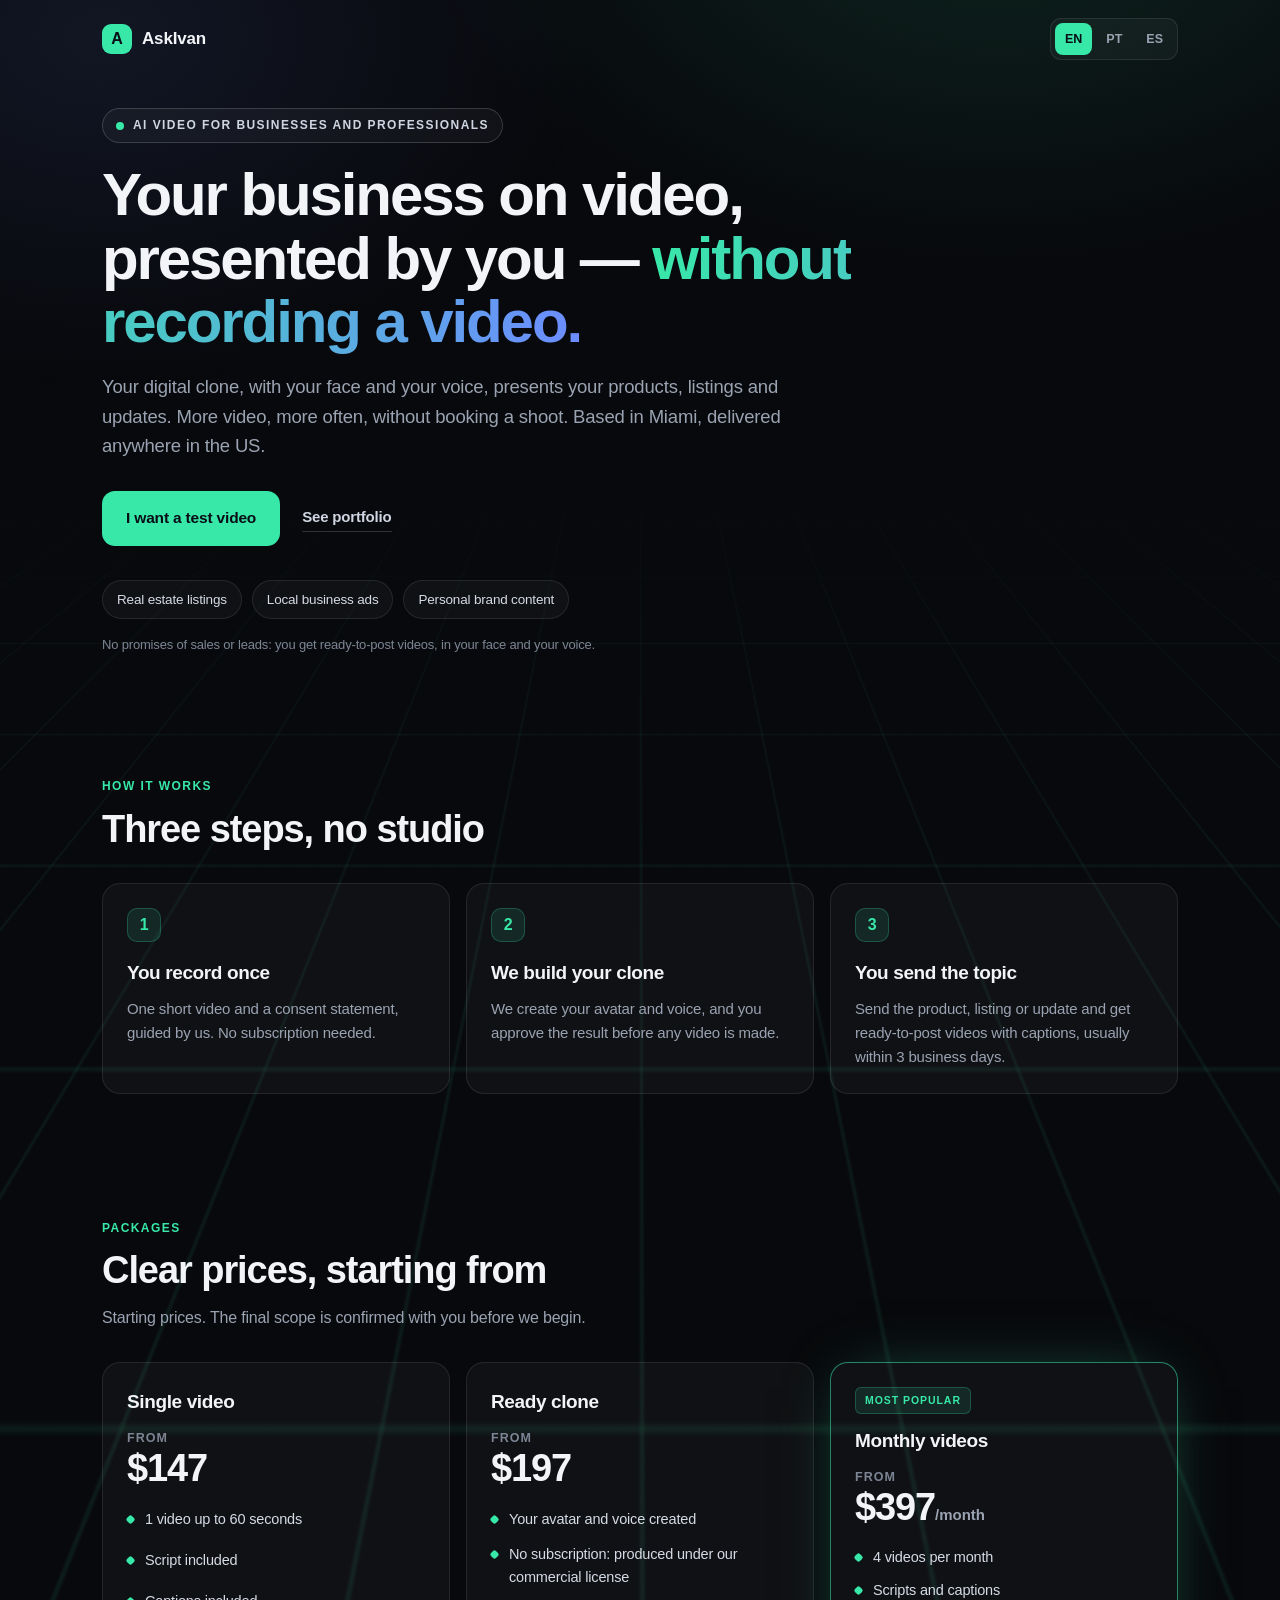
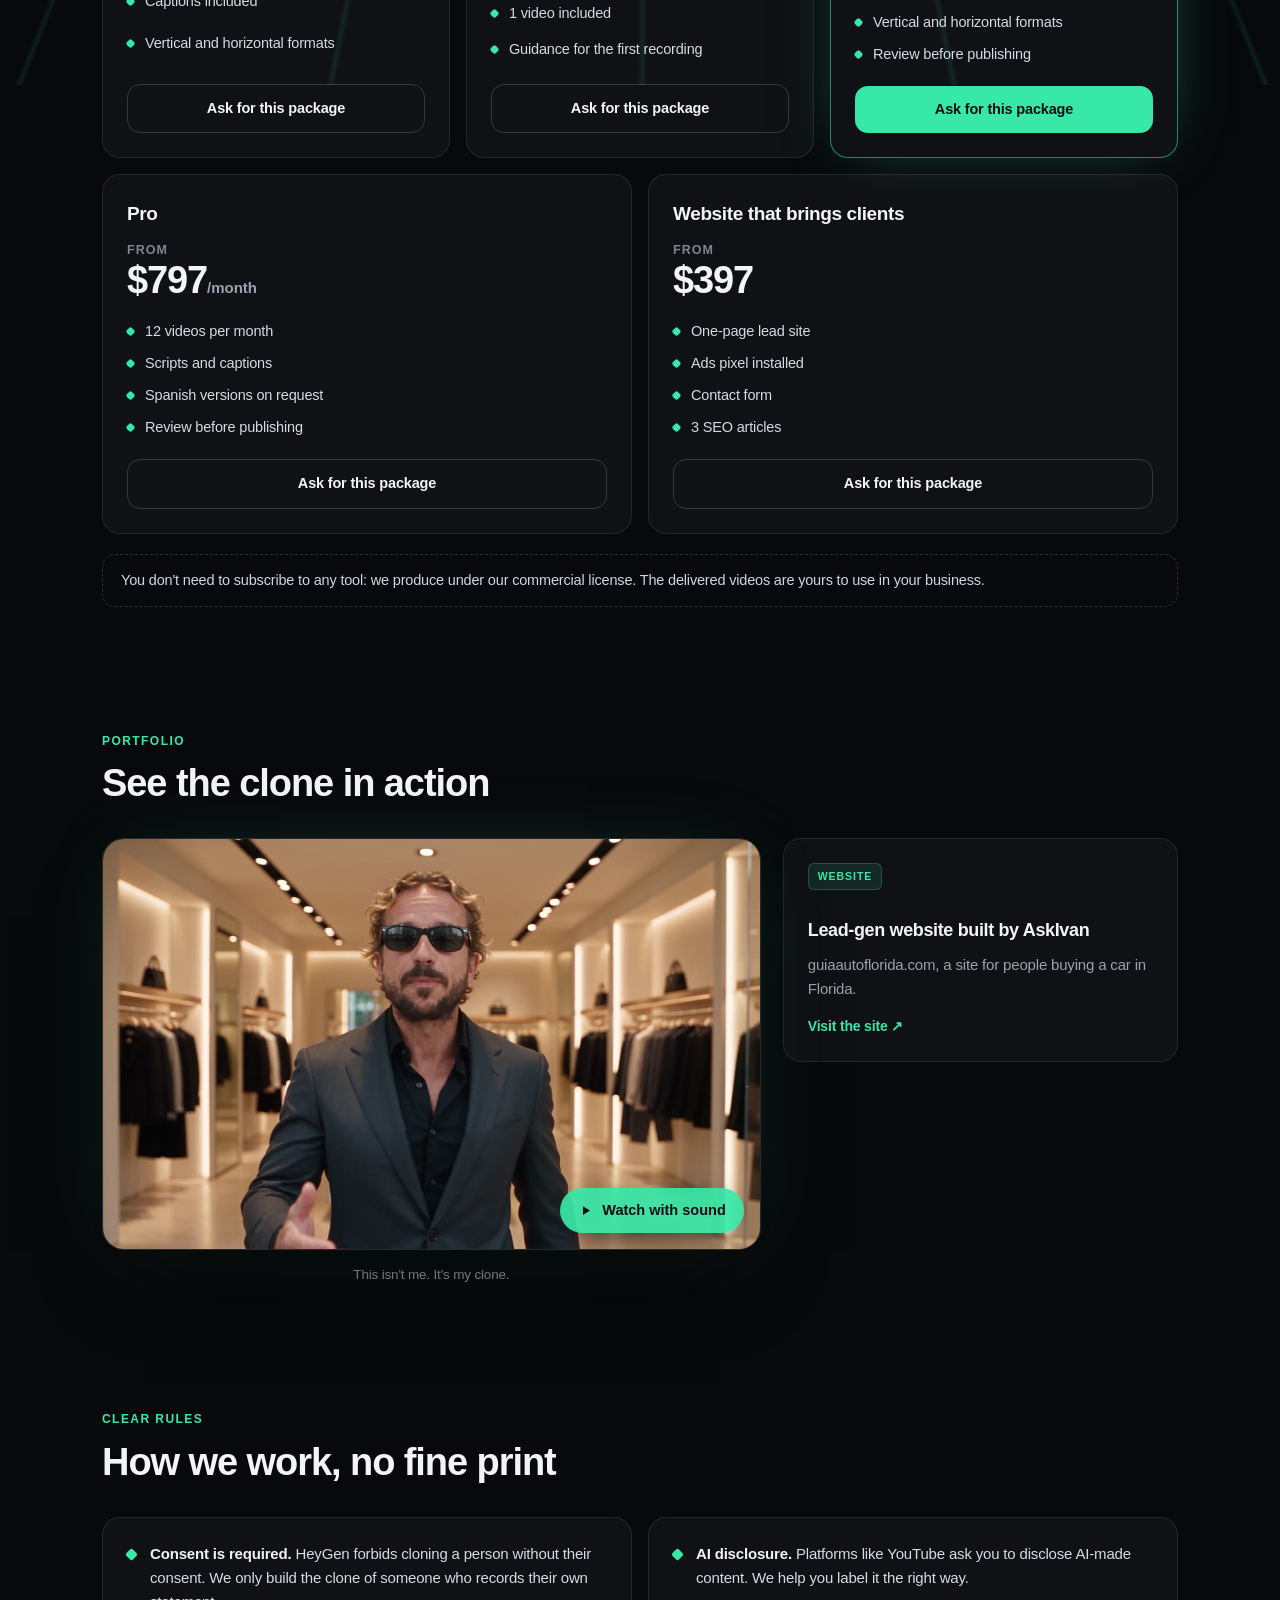
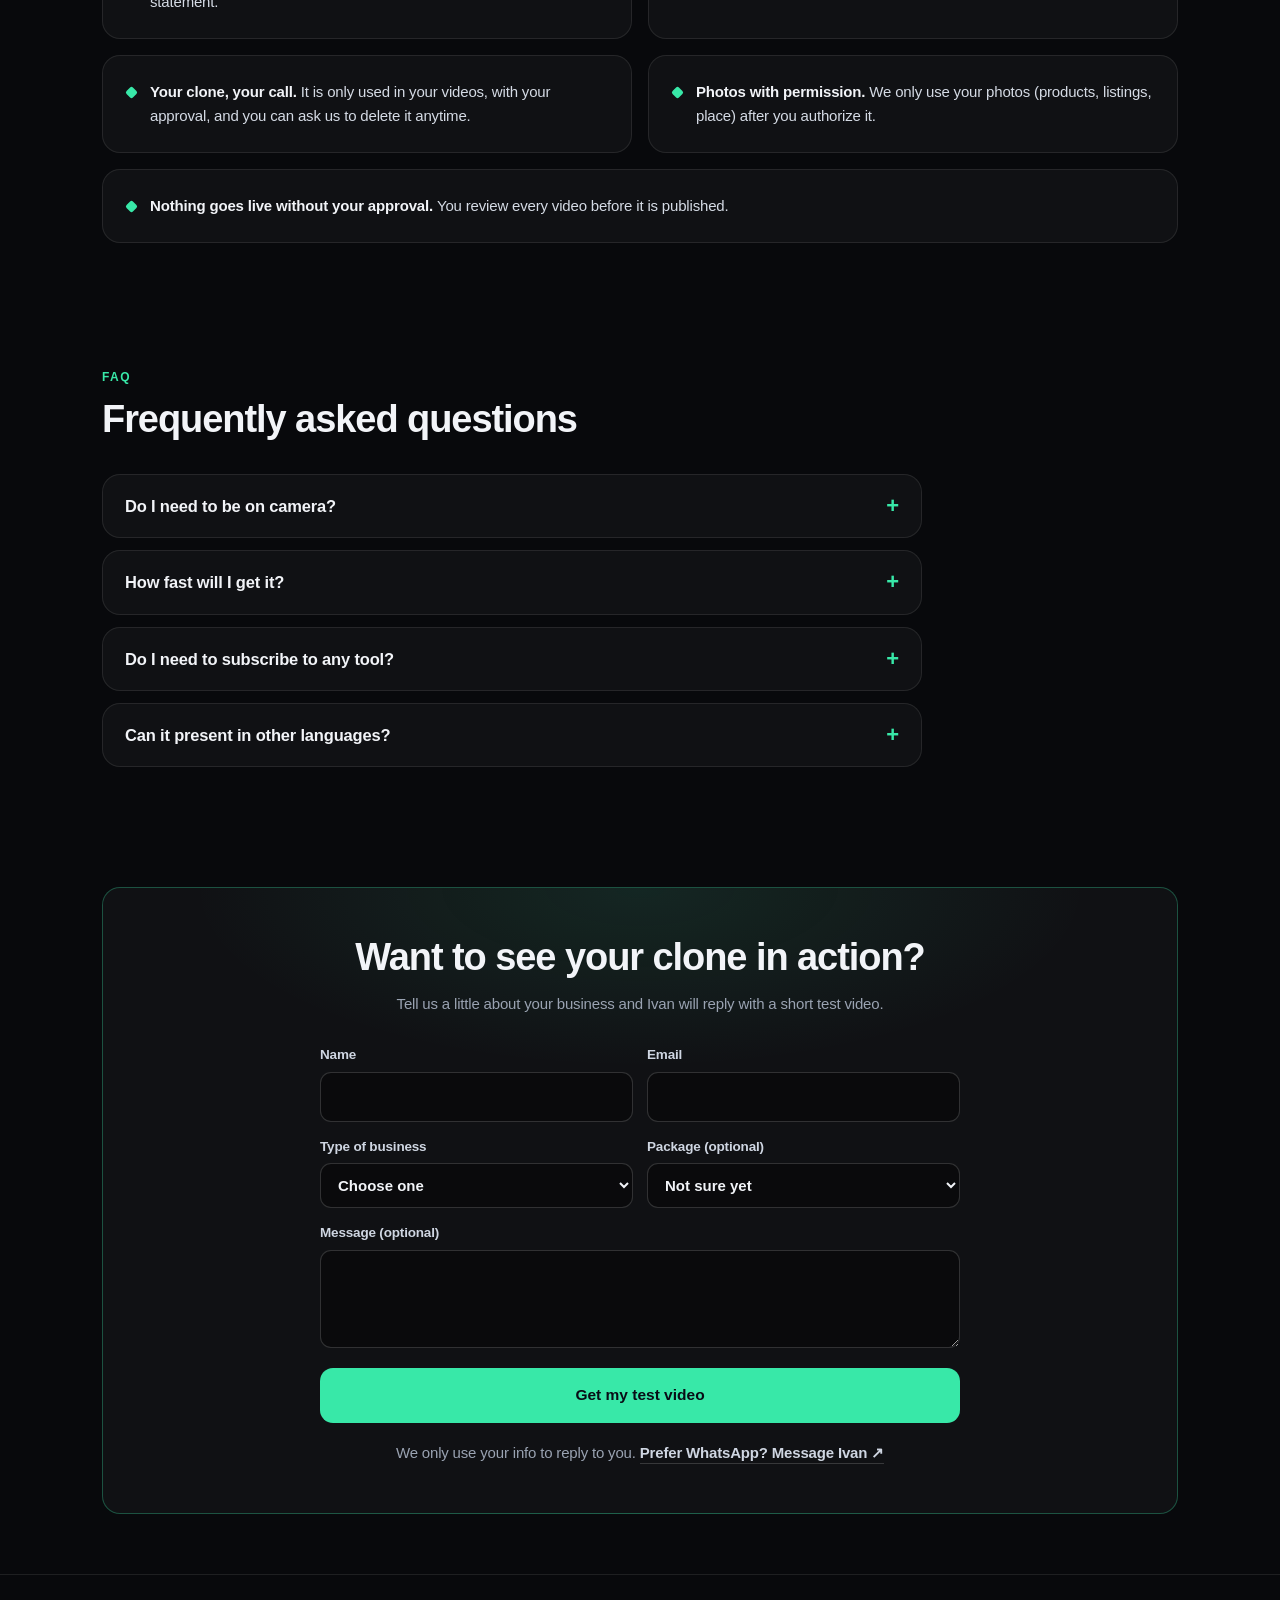
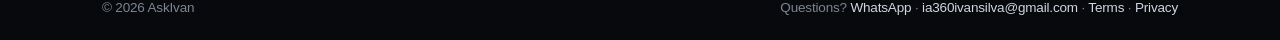
<file: servicos/index.html>
<!DOCTYPE html>
<html lang="en"><head><meta charset="UTF-8"><title>AskIvan — Services</title>
<meta name="robots" content="noindex">
<link rel="canonical" href="https://askivan.co/services/">
<meta http-equiv="refresh" content="0; url=../services/">
<script>location.replace("../services/"+location.search+location.hash)</script>
</head><body><p><a href="../services/">AskIvan services</a></p></body></html>
</file>
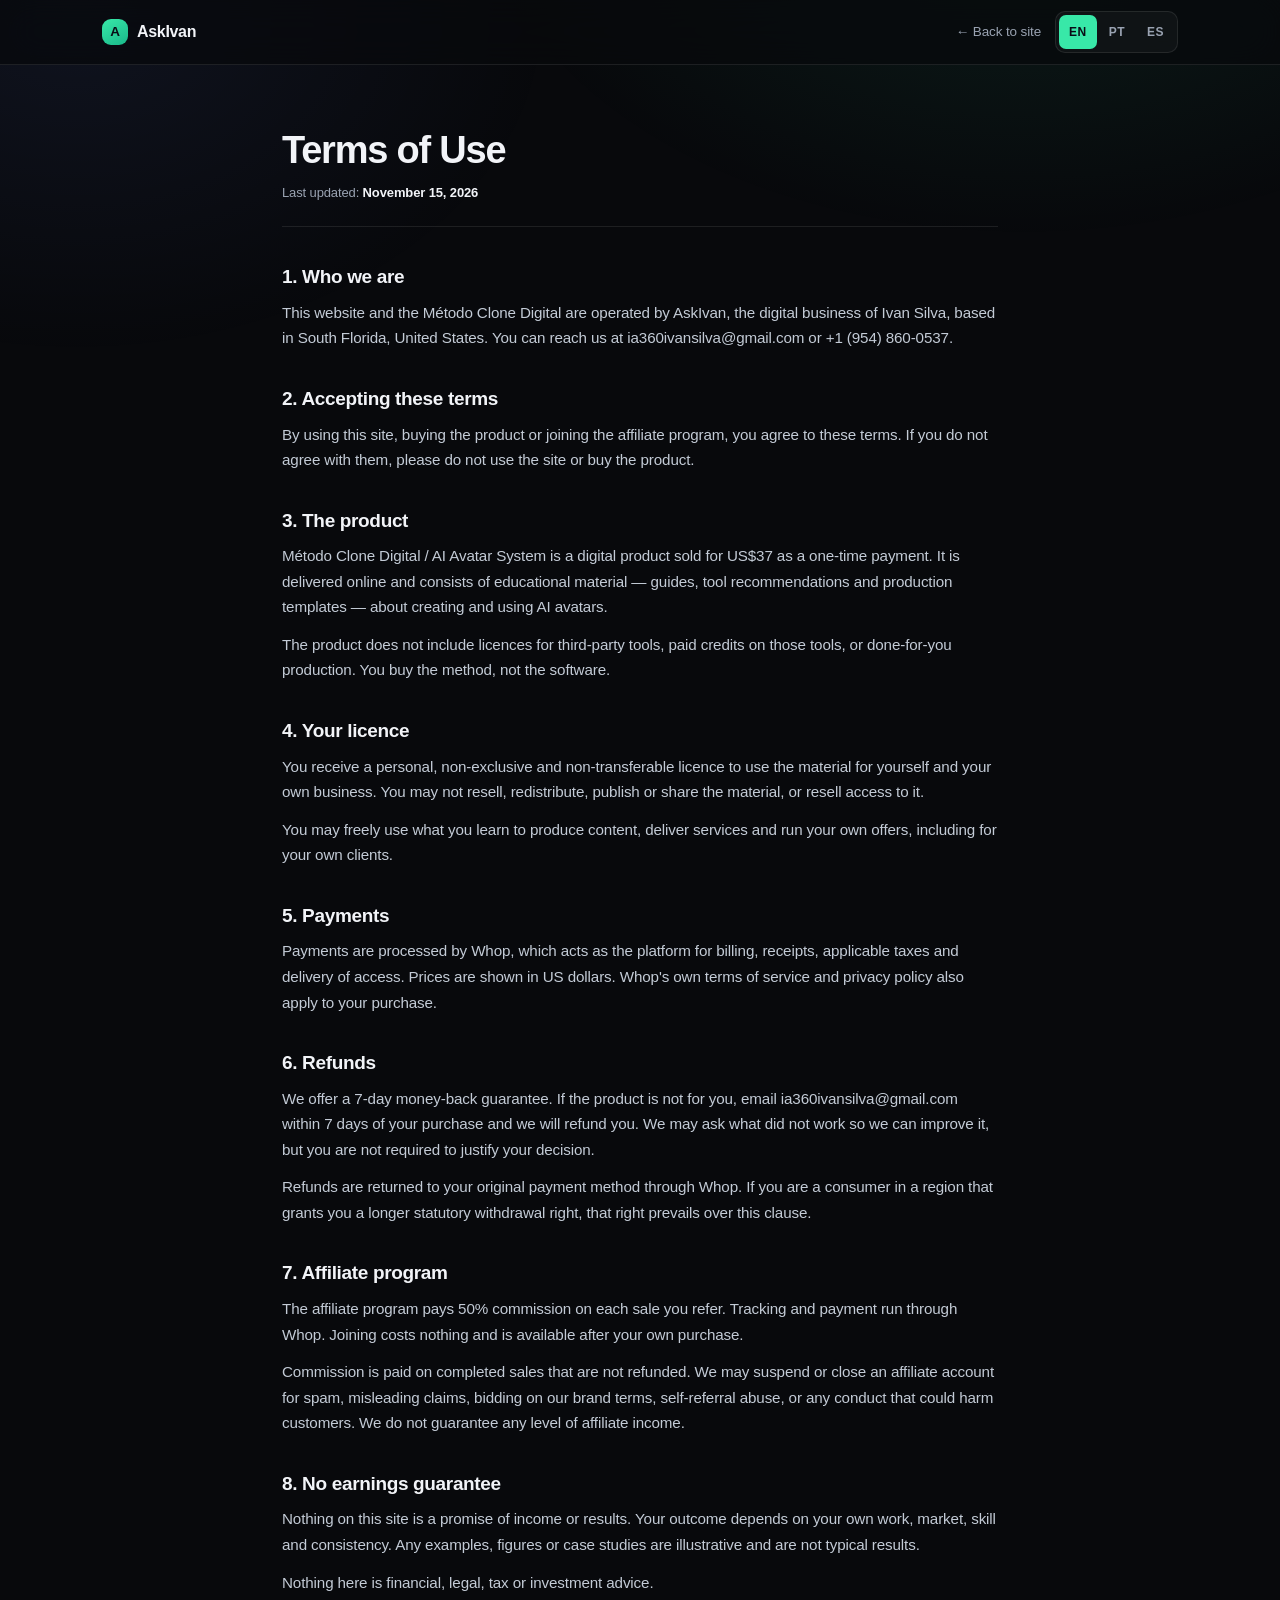
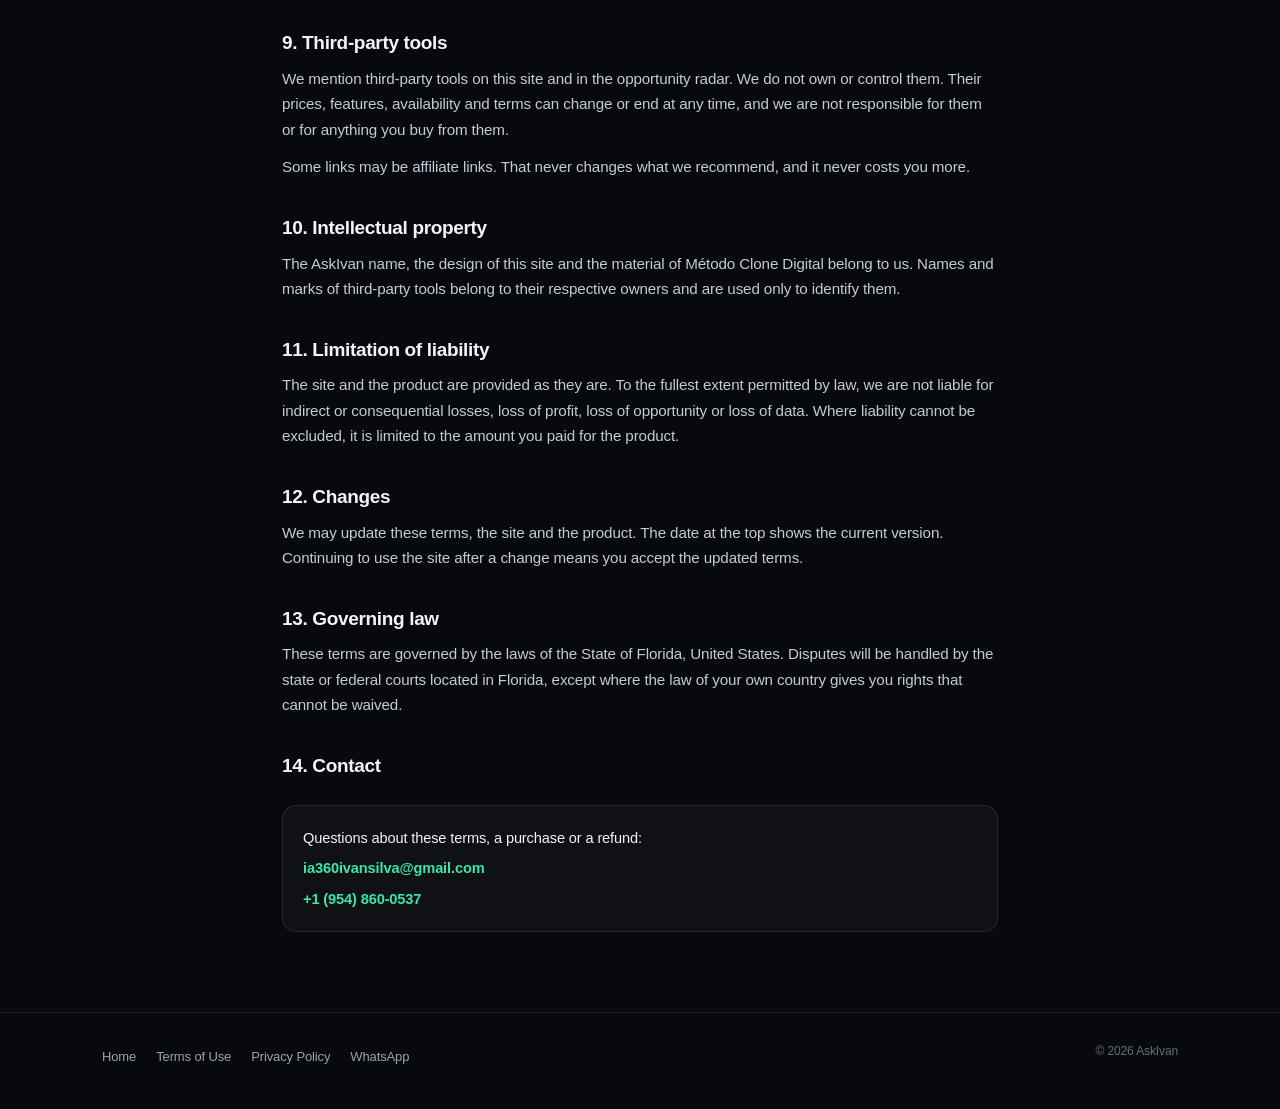
<file: terms/index.html>
<!DOCTYPE html>
<html lang="en">
<head>
<meta charset="UTF-8">
<meta name="viewport" content="width=device-width, initial-scale=1.0">
<title>Terms of Use — AskIvan</title>
<meta name="description" content="Terms of Use for askivan.co and the Método Clone Digital, including payment, refunds, licence and the affiliate program.">
<meta name="theme-color" content="#08090c">
<link rel="canonical" href="https://askivan.co/terms/">
<link rel="icon" href="data:image/svg+xml,<svg xmlns='http://www.w3.org/2000/svg' viewBox='0 0 100 100'><rect width='100' height='100' rx='22' fill='%230b0d11'/><text x='50' y='68' font-size='52' font-family='system-ui,sans-serif' font-weight='700' fill='%2338e8a8' text-anchor='middle'>A</text></svg>">
<link rel="stylesheet" href="/assets/doc.css">
</head>
<body>

<header class="doc-header">
  <div class="doc-wrap">
    <a class="brand" href="/"><span class="mark" aria-hidden="true">A</span> AskIvan</a>
    <div class="header-right">
      <a class="back" href="/" data-t="nav.back">← Back to site</a>
      <div class="lang" role="group" aria-label="Language">
        <button type="button" data-lang="en" aria-pressed="true">EN</button>
        <button type="button" data-lang="pt" aria-pressed="false">PT</button>
        <button type="button" data-lang="es" aria-pressed="false">ES</button>
      </div>
    </div>
  </div>
</header>

<main>
  <div class="doc-wrap doc-main">
    <h1 data-t="t.title">Terms of Use</h1>
    <p class="updated"><span data-t="t.updatedLabel">Last updated</span>: <time datetime="2026-11-15" data-t="t.date">November 15, 2026</time></p>

    <section>
      <h2 data-t="t.s1h">1. Who we are</h2>
      <p data-t="t.s1p">This website and the Método Clone Digital are operated by AskIvan, the digital business of Ivan Silva, based in South Florida, United States. You can reach us at ia360ivansilva@gmail.com or +1 (954) 860-0537.</p>
    </section>

    <section>
      <h2 data-t="t.s2h">2. Accepting these terms</h2>
      <p data-t="t.s2p">By using this site, buying the product or joining the affiliate program, you agree to these terms. If you do not agree with them, please do not use the site or buy the product.</p>
    </section>

    <section>
      <h2 data-t="t.s3h">3. The product</h2>
      <p data-t="t.s3p">Método Clone Digital / AI Avatar System is a digital product sold for US$37 as a one-time payment. It is delivered online and consists of educational material — guides, tool recommendations and production templates — about creating and using AI avatars.</p>
      <p data-t="t.s3p2">The product does not include licences for third-party tools, paid credits on those tools, or done-for-you production. You buy the method, not the software.</p>
    </section>

    <section>
      <h2 data-t="t.s4h">4. Your licence</h2>
      <p data-t="t.s4p">You receive a personal, non-exclusive and non-transferable licence to use the material for yourself and your own business. You may not resell, redistribute, publish or share the material, or resell access to it.</p>
      <p data-t="t.s4p2">You may freely use what you learn to produce content, deliver services and run your own offers, including for your own clients.</p>
    </section>

    <section>
      <h2 data-t="t.s5h">5. Payments</h2>
      <p data-t="t.s5p">Payments are processed by Whop, which acts as the platform for billing, receipts, applicable taxes and delivery of access. Prices are shown in US dollars. Whop's own terms of service and privacy policy also apply to your purchase.</p>
    </section>

    <section>
      <h2 data-t="t.s6h">6. Refunds</h2>
      <p data-t="t.s6p">We offer a 7-day money-back guarantee. If the product is not for you, email ia360ivansilva@gmail.com within 7 days of your purchase and we will refund you. We may ask what did not work so we can improve it, but you are not required to justify your decision.</p>
      <p data-t="t.s6p2">Refunds are returned to your original payment method through Whop. If you are a consumer in a region that grants you a longer statutory withdrawal right, that right prevails over this clause.</p>
    </section>

    <section>
      <h2 data-t="t.s7h">7. Affiliate program</h2>
      <p data-t="t.s7p">The affiliate program pays 50% commission on each sale you refer. Tracking and payment run through Whop. Joining costs nothing and is available after your own purchase.</p>
      <p data-t="t.s7p2">Commission is paid on completed sales that are not refunded. We may suspend or close an affiliate account for spam, misleading claims, bidding on our brand terms, self-referral abuse, or any conduct that could harm customers. We do not guarantee any level of affiliate income.</p>
    </section>

    <section>
      <h2 data-t="t.s8h">8. No earnings guarantee</h2>
      <p data-t="t.s8p">Nothing on this site is a promise of income or results. Your outcome depends on your own work, market, skill and consistency. Any examples, figures or case studies are illustrative and are not typical results.</p>
      <p data-t="t.s8p2">Nothing here is financial, legal, tax or investment advice.</p>
    </section>

    <section>
      <h2 data-t="t.s9h">9. Third-party tools</h2>
      <p data-t="t.s9p">We mention third-party tools on this site and in the opportunity radar. We do not own or control them. Their prices, features, availability and terms can change or end at any time, and we are not responsible for them or for anything you buy from them.</p>
      <p data-t="t.s9p2">Some links may be affiliate links. That never changes what we recommend, and it never costs you more.</p>
    </section>

    <section>
      <h2 data-t="t.s10h">10. Intellectual property</h2>
      <p data-t="t.s10p">The AskIvan name, the design of this site and the material of Método Clone Digital belong to us. Names and marks of third-party tools belong to their respective owners and are used only to identify them.</p>
    </section>

    <section>
      <h2 data-t="t.s11h">11. Limitation of liability</h2>
      <p data-t="t.s11p">The site and the product are provided as they are. To the fullest extent permitted by law, we are not liable for indirect or consequential losses, loss of profit, loss of opportunity or loss of data. Where liability cannot be excluded, it is limited to the amount you paid for the product.</p>
    </section>

    <section>
      <h2 data-t="t.s12h">12. Changes</h2>
      <p data-t="t.s12p">We may update these terms, the site and the product. The date at the top shows the current version. Continuing to use the site after a change means you accept the updated terms.</p>
    </section>

    <section>
      <h2 data-t="t.s13h">13. Governing law</h2>
      <p data-t="t.s13p">These terms are governed by the laws of the State of Florida, United States. Disputes will be handled by the state or federal courts located in Florida, except where the law of your own country gives you rights that cannot be waived.</p>
    </section>

    <section>
      <h2 data-t="t.s14h">14. Contact</h2>
      <div class="contact-box">
        <div data-t="t.s14p">Questions about these terms, a purchase or a refund:</div>
        <div><a href="mailto:ia360ivansilva@gmail.com">ia360ivansilva@gmail.com</a></div>
        <div><a href="https://wa.me/19548600537" target="_blank" rel="noopener">+1 (954) 860-0537</a></div>
      </div>
    </section>
  </div>
</main>

<footer class="doc-footer">
  <div class="doc-wrap">
    <div class="foot-links">
      <a href="/" data-t="nav.home">Home</a>
      <a href="/terms/" data-t="nav.terms">Terms of Use</a>
      <a href="/privacy/" data-t="nav.privacy">Privacy Policy</a>
      <a href="https://wa.me/19548600537" target="_blank" rel="noopener">WhatsApp</a>
    </div>
    <p class="copy">© 2026 AskIvan</p>
  </div>
</footer>

<script>
window.DOC_TITLES = {
  en: "Terms of Use — AskIvan",
  pt: "Termos de Uso — AskIvan",
  es: "Términos de Uso — AskIvan"
};
window.DOC_DESCRIPTIONS = {
  en: "Terms of Use for askivan.co and the Método Clone Digital, including payment, refunds, licence and the affiliate program.",
  pt: "Termos de Uso do askivan.co e do Método Clone Digital: pagamento, reembolso, licença e programa de afiliados.",
  es: "Términos de Uso de askivan.co y del Método Clone Digital: pago, reembolsos, licencia y programa de afiliados."
};
window.DOC_I18N = {
  pt: {
    "nav.back":"← Voltar ao site","nav.home":"Início","nav.terms":"Termos de Uso","nav.privacy":"Política de Privacidade",
    "t.title":"Termos de Uso","t.updatedLabel":"Última atualização","t.date":"15 de novembro de 2026",
    "t.s1h":"1. Quem somos",
    "t.s1p":"Este site e o Método Clone Digital são operados pela AskIvan, o negócio digital de Ivan Silva, com base no Sul da Flórida, Estados Unidos. Você pode falar com a gente em ia360ivansilva@gmail.com ou +1 (954) 860-0537.",
    "t.s2h":"2. Aceitação destes termos",
    "t.s2p":"Ao usar este site, comprar o produto ou entrar no programa de afiliados, você concorda com estes termos. Se não concordar, não use o site e não compre o produto.",
    "t.s3h":"3. O produto",
    "t.s3p":"O Método Clone Digital / AI Avatar System é um produto digital vendido por US$ 37 em pagamento único. É entregue online e consiste em material educacional — guias, recomendações de ferramentas e templates de produção — sobre como criar e usar avatares de IA.",
    "t.s3p2":"O produto não inclui licenças de ferramentas de terceiros, créditos pagos nessas ferramentas, nem produção feita por nós. Você compra o método, não o software.",
    "t.s4h":"4. Sua licença",
    "t.s4p":"Você recebe uma licença pessoal, não exclusiva e não transferível para usar o material para você e para o seu próprio negócio. Você não pode revender, redistribuir, publicar ou compartilhar o material, nem revender o acesso a ele.",
    "t.s4p2":"Você pode usar livremente o que aprender para produzir conteúdo, prestar serviços e rodar suas próprias ofertas, inclusive para os seus clientes.",
    "t.s5h":"5. Pagamentos",
    "t.s5p":"Os pagamentos são processados pela Whop, que atua como plataforma de cobrança, recibos, impostos aplicáveis e liberação de acesso. Os preços são exibidos em dólares. Os termos de serviço e a política de privacidade da própria Whop também se aplicam à sua compra.",
    "t.s6h":"6. Reembolsos",
    "t.s6p":"Oferecemos garantia de 7 dias. Se o produto não for para você, escreva para ia360ivansilva@gmail.com em até 7 dias da compra e devolvemos o valor. Podemos perguntar o que não funcionou para melhorar, mas você não precisa justificar a decisão.",
    "t.s6p2":"O reembolso volta para a forma de pagamento original, através da Whop. Se você é consumidor em uma região que garante prazo legal de arrependimento maior, esse direito prevalece sobre esta cláusula.",
    "t.s7h":"7. Programa de afiliados",
    "t.s7p":"O programa de afiliados paga 50% de comissão em cada venda que você indicar. O rastreamento e o pagamento acontecem pela Whop. Entrar não custa nada e fica disponível depois da sua própria compra.",
    "t.s7p2":"A comissão é paga sobre vendas concluídas e não reembolsadas. Podemos suspender ou encerrar uma conta de afiliado por spam, promessas enganosas, anúncios sobre o nosso nome de marca, autoindicação fraudada ou qualquer conduta que possa prejudicar clientes. Não garantimos nenhum nível de renda como afiliado.",
    "t.s8h":"8. Sem garantia de ganhos",
    "t.s8p":"Nada neste site é promessa de renda ou de resultado. O seu resultado depende do seu trabalho, do seu mercado, da sua habilidade e da sua constância. Exemplos, números ou casos citados são ilustrativos e não representam resultados típicos.",
    "t.s8p2":"Nada aqui é consultoria financeira, jurídica, contábil ou de investimento.",
    "t.s9h":"9. Ferramentas de terceiros",
    "t.s9p":"Citamos ferramentas de terceiros neste site e no radar de oportunidades. Não somos donos delas nem as controlamos. Preços, funções, disponibilidade e termos podem mudar ou acabar a qualquer momento, e não somos responsáveis por elas nem pelo que você comprar delas.",
    "t.s9p2":"Alguns links podem ser de afiliado. Isso nunca muda o que recomendamos e nunca custa mais para você.",
    "t.s10h":"10. Propriedade intelectual",
    "t.s10p":"O nome AskIvan, o design deste site e o material do Método Clone Digital são nossos. Nomes e marcas de ferramentas de terceiros pertencem aos seus respectivos donos e são usados apenas para identificá-las.",
    "t.s11h":"11. Limitação de responsabilidade",
    "t.s11p":"O site e o produto são fornecidos como estão. Na máxima extensão permitida por lei, não somos responsáveis por danos indiretos, lucros cessantes, perda de oportunidade ou perda de dados. Quando a responsabilidade não puder ser excluída, ela fica limitada ao valor que você pagou pelo produto.",
    "t.s12h":"12. Mudanças",
    "t.s12p":"Podemos atualizar estes termos, o site e o produto. A data no topo mostra a versão atual. Continuar usando o site depois de uma mudança significa que você aceita os termos atualizados.",
    "t.s13h":"13. Lei aplicável",
    "t.s13p":"Estes termos são regidos pelas leis do Estado da Flórida, Estados Unidos. Disputas serão tratadas pelos tribunais estaduais ou federais localizados na Flórida, exceto quando a lei do seu país lhe der direitos que não podem ser renunciados.",
    "t.s14h":"14. Contato",
    "t.s14p":"Dúvidas sobre estes termos, uma compra ou um reembolso:"
  },
  es: {
    "nav.back":"← Volver al sitio","nav.home":"Inicio","nav.terms":"Términos de Uso","nav.privacy":"Política de Privacidad",
    "t.title":"Términos de Uso","t.updatedLabel":"Última actualización","t.date":"15 de noviembre de 2026",
    "t.s1h":"1. Quiénes somos",
    "t.s1p":"Este sitio y el Método Clone Digital son operados por AskIvan, el negocio digital de Ivan Silva, con base en el sur de Florida, Estados Unidos. Puedes escribirnos a ia360ivansilva@gmail.com o al +1 (954) 860-0537.",
    "t.s2h":"2. Aceptación de estos términos",
    "t.s2p":"Al usar este sitio, comprar el producto o unirte al programa de afiliados, aceptas estos términos. Si no estás de acuerdo, no uses el sitio y no compres el producto.",
    "t.s3h":"3. El producto",
    "t.s3p":"El Método Clone Digital / AI Avatar System es un producto digital que se vende por US$37 en un pago único. Se entrega en línea y consiste en material educativo — guías, recomendaciones de herramientas y plantillas de producción — sobre cómo crear y usar avatares de IA.",
    "t.s3p2":"El producto no incluye licencias de herramientas de terceros, créditos pagos en esas herramientas, ni producción hecha por nosotros. Compras el método, no el software.",
    "t.s4h":"4. Tu licencia",
    "t.s4p":"Recibes una licencia personal, no exclusiva y no transferible para usar el material para ti y para tu propio negocio. No puedes revender, redistribuir, publicar ni compartir el material, ni revender el acceso a él.",
    "t.s4p2":"Puedes usar libremente lo que aprendas para producir contenido, prestar servicios y ejecutar tus propias ofertas, incluso para tus clientes.",
    "t.s5h":"5. Pagos",
    "t.s5p":"Los pagos los procesa Whop, que actúa como plataforma de cobro, recibos, impuestos aplicables y entrega del acceso. Los precios se muestran en dólares. Los términos de servicio y la política de privacidad de Whop también se aplican a tu compra.",
    "t.s6h":"6. Reembolsos",
    "t.s6p":"Ofrecemos garantía de 7 días. Si el producto no es para ti, escribe a ia360ivansilva@gmail.com dentro de los 7 días posteriores a la compra y te devolvemos el importe. Podemos preguntarte qué no funcionó para mejorar, pero no tienes que justificar tu decisión.",
    "t.s6p2":"El reembolso vuelve a tu forma de pago original a través de Whop. Si eres consumidor en una región que te concede un plazo legal de desistimiento mayor, ese derecho prevalece sobre esta cláusula.",
    "t.s7h":"7. Programa de afiliados",
    "t.s7p":"El programa de afiliados paga 50% de comisión por cada venta que refieras. El seguimiento y el pago se hacen por Whop. Unirte no cuesta nada y está disponible después de tu propia compra.",
    "t.s7p2":"La comisión se paga sobre ventas completadas y no reembolsadas. Podemos suspender o cerrar una cuenta de afiliado por spam, afirmaciones engañosas, pujar por nuestro nombre de marca, autorreferencia fraudulenta o cualquier conducta que pueda perjudicar a clientes. No garantizamos ningún nivel de ingresos como afiliado.",
    "t.s8h":"8. Sin garantía de ingresos",
    "t.s8p":"Nada en este sitio es una promesa de ingresos o de resultados. Tu resultado depende de tu trabajo, tu mercado, tu habilidad y tu constancia. Los ejemplos, cifras o casos citados son ilustrativos y no representan resultados típicos.",
    "t.s8p2":"Nada de esto es asesoría financiera, legal, fiscal ni de inversión.",
    "t.s9h":"9. Herramientas de terceros",
    "t.s9p":"Mencionamos herramientas de terceros en este sitio y en el radar de oportunidades. No somos dueños de ellas ni las controlamos. Sus precios, funciones, disponibilidad y términos pueden cambiar o terminar en cualquier momento, y no somos responsables por ellas ni por lo que compres en ellas.",
    "t.s9p2":"Algunos enlaces pueden ser de afiliado. Eso nunca cambia lo que recomendamos y nunca te cuesta más.",
    "t.s10h":"10. Propiedad intelectual",
    "t.s10p":"El nombre AskIvan, el diseño de este sitio y el material del Método Clone Digital son nuestros. Los nombres y marcas de herramientas de terceros pertenecen a sus respectivos dueños y se usan solo para identificarlas.",
    "t.s11h":"11. Limitación de responsabilidad",
    "t.s11p":"El sitio y el producto se ofrecen tal como están. En la máxima medida permitida por la ley, no somos responsables de daños indirectos, lucro cesante, pérdida de oportunidad ni pérdida de datos. Cuando la responsabilidad no pueda excluirse, queda limitada al importe que pagaste por el producto.",
    "t.s12h":"12. Cambios",
    "t.s12p":"Podemos actualizar estos términos, el sitio y el producto. La fecha en la parte superior muestra la versión actual. Seguir usando el sitio después de un cambio significa que aceptas los términos actualizados.",
    "t.s13h":"13. Ley aplicable",
    "t.s13p":"Estos términos se rigen por las leyes del Estado de Florida, Estados Unidos. Las disputas se atenderán en los tribunales estatales o federales ubicados en Florida, salvo que la ley de tu país te otorgue derechos irrenunciables.",
    "t.s14h":"14. Contacto",
    "t.s14p":"Dudas sobre estos términos, una compra o un reembolso:"
  }
};
</script>
<script src="/assets/doc.js"></script>
</body>
</html>
</file>
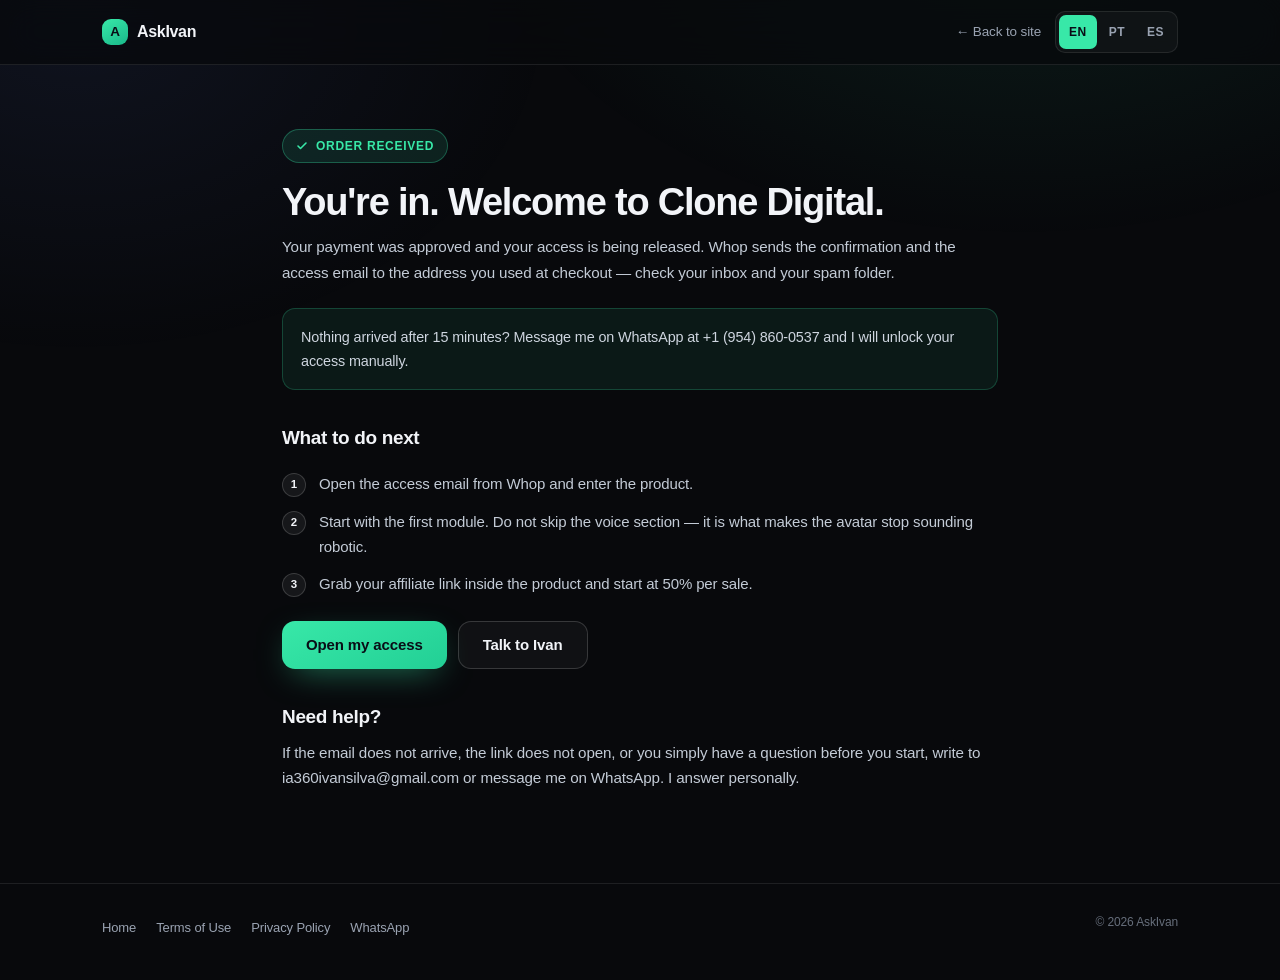
<file: thank-you/index.html>
<!DOCTYPE html>
<html lang="en">
<head>
<meta charset="UTF-8">
<meta name="viewport" content="width=device-width, initial-scale=1.0">
<title>Thank you — AskIvan</title>
<meta name="description" content="Your order is confirmed. Here is what happens next.">
<meta name="theme-color" content="#08090c">
<meta name="robots" content="noindex,nofollow">
<link rel="icon" href="data:image/svg+xml,<svg xmlns='http://www.w3.org/2000/svg' viewBox='0 0 100 100'><rect width='100' height='100' rx='22' fill='%230b0d11'/><text x='50' y='68' font-size='52' font-family='system-ui,sans-serif' font-weight='700' fill='%2338e8a8' text-anchor='middle'>A</text></svg>">
<link rel="stylesheet" href="/assets/doc.css">
</head>
<body>

<header class="doc-header">
  <div class="doc-wrap">
    <a class="brand" href="/"><span class="mark" aria-hidden="true">A</span> AskIvan</a>
    <div class="header-right">
      <a class="back" href="/" data-t="nav.back">← Back to site</a>
      <div class="lang" role="group" aria-label="Language">
        <button type="button" data-lang="en" aria-pressed="true">EN</button>
        <button type="button" data-lang="pt" aria-pressed="false">PT</button>
        <button type="button" data-lang="es" aria-pressed="false">ES</button>
      </div>
    </div>
  </div>
</header>

<main>
  <div class="doc-wrap doc-main">
    <span class="badge-ok">
      <svg width="12" height="12" viewBox="0 0 24 24" fill="none" stroke="currentColor" stroke-width="3.2" stroke-linecap="round" stroke-linejoin="round" aria-hidden="true"><polyline points="20 6 9 17 4 12"/></svg>
      <span data-t="ty.badge">Order received</span>
    </span>

    <h1 data-t="ty.title">You're in. Welcome to Clone Digital.</h1>

    <p data-t="ty.p1">Your payment was approved and your access is being released. Whop sends the confirmation and the access email to the address you used at checkout — check your inbox and your spam folder.</p>

    <div class="callout" data-t="ty.callout">Nothing arrived after 15 minutes? Message me on WhatsApp at +1 (954) 860-0537 and I will unlock your access manually.</div>

    <h2 data-t="ty.next">What to do next</h2>
    <ol class="steps">
      <li><span data-t="ty.s1">Open the access email from Whop and enter the product.</span></li>
      <li><span data-t="ty.s2">Start with the first module. Do not skip the voice section — it is what makes the avatar stop sounding robotic.</span></li>
      <li><span data-t="ty.s3">Grab your affiliate link inside the product and start at 50% per sale.</span></li>
    </ol>

    <div class="actions">
      <a class="btn btn-primary" id="whopBtn" href="https://whop.com/" target="_blank" rel="noopener">
        <span data-t="ty.cta1">Open my access</span>
      </a>
      <a class="btn btn-ghost" href="https://wa.me/19548600537" target="_blank" rel="noopener">
        <span data-t="ty.cta2">Talk to Ivan</span>
      </a>
    </div>

    <h2 data-t="ty.helpTitle">Need help?</h2>
    <p data-t="ty.help">If the email does not arrive, the link does not open, or you simply have a question before you start, write to ia360ivansilva@gmail.com or message me on WhatsApp. I answer personally.</p>
  </div>
</main>

<footer class="doc-footer">
  <div class="doc-wrap">
    <div class="foot-links">
      <a href="/" data-t="nav.home">Home</a>
      <a href="/terms/" data-t="nav.terms">Terms of Use</a>
      <a href="/privacy/" data-t="nav.privacy">Privacy Policy</a>
      <a href="https://wa.me/19548600537" target="_blank" rel="noopener">WhatsApp</a>
    </div>
    <p class="copy">© 2026 AskIvan</p>
  </div>
</footer>

<script>
window.DOC_TITLES = {
  en: "Thank you — AskIvan",
  pt: "Obrigado — AskIvan",
  es: "Gracias — AskIvan"
};
window.DOC_DESCRIPTIONS = {
  en: "Your order is confirmed. Here is what happens next.",
  pt: "Seu pedido está confirmado. Veja o que acontece agora.",
  es: "Tu pedido está confirmado. Esto es lo que sigue."
};
window.DOC_I18N = {
  pt: {
    "nav.back":"← Voltar ao site","nav.home":"Início","nav.terms":"Termos de Uso","nav.privacy":"Política de Privacidade",
    "ty.badge":"Pedido recebido",
    "ty.title":"Você está dentro. Bem-vindo ao Clone Digital.",
        "ty.p1":"Seu pagamento foi aprovado e seu acesso está sendo liberado. A Whop envia a confirmação e o e-mail de acesso para o endereço que você usou no checkout — confira a caixa de entrada e o spam.",
    "ty.callout":"Nada chegou depois de 15 minutos? Me chame no WhatsApp +1 (954) 860-0537 e eu libero o seu acesso manualmente.",
    "ty.next":"O que fazer agora",
    "ty.s1":"Abra o e-mail de acesso da Whop e entre no produto.",
    "ty.s2":"Comece pelo primeiro módulo. Não pule a parte de voz — é ela que faz o avatar parar de soar robótico.",
    "ty.s3":"Pegue seu link de afiliado dentro do produto e comece com 50% por venda.",
    "ty.cta1":"Abrir meu acesso","ty.cta2":"Falar com Ivan",
    "ty.helpTitle":"Precisa de ajuda?",
    "ty.help":"Se o e-mail não chegar, se o link não abrir ou se você tiver qualquer dúvida antes de começar, escreva para ia360ivansilva@gmail.com ou me chame no WhatsApp. Eu respondo pessoalmente."
  },
  es: {
    "nav.back":"← Volver al sitio","nav.home":"Inicio","nav.terms":"Términos de Uso","nav.privacy":"Política de Privacidad",
    "ty.badge":"Pedido recibido",
    "ty.title":"Ya estás dentro. Bienvenido a Clone Digital.",
        "ty.p1":"Tu pago fue aprobado y tu acceso está siendo liberado. Whop envía la confirmación y el correo de acceso a la dirección que usaste en el checkout — revisa tu bandeja de entrada y el spam.",
    "ty.callout":"¿No llegó nada después de 15 minutos? Escríbeme por WhatsApp al +1 (954) 860-0537 y te desbloqueo el acceso manualmente.",
    "ty.next":"Qué hacer ahora",
    "ty.s1":"Abre el correo de acceso de Whop y entra al producto.",
    "ty.s2":"Empieza por el primer módulo. No te saltes la parte de voz — es lo que hace que el avatar deje de sonar robótico.",
    "ty.s3":"Toma tu enlace de afiliado dentro del producto y empieza con 50% por venta.",
    "ty.cta1":"Abrir mi acceso","ty.cta2":"Hablar con Ivan",
    "ty.helpTitle":"¿Necesitas ayuda?",
    "ty.help":"Si el correo no llega, si el enlace no abre o si tienes cualquier duda antes de empezar, escribe a ia360ivansilva@gmail.com o escríbeme por WhatsApp. Yo respondo personalmente."
  }
};
</script>
<script src="/assets/doc.js"></script>
</body>
</html>
</file>
<file: assets/doc.css>
/* Shared styles for the document pages (terms, privacy, thank-you) */
:root{
  --bg:#08090c; --surface:rgba(255,255,255,.035); --surface-2:rgba(255,255,255,.06);
  --line:rgba(255,255,255,.09); --line-2:rgba(255,255,255,.16);
  --text:#f2f4f8; --muted:#9aa3b2; --accent:#38e8a8; --accent-ink:#090D16;
  --radius:18px; --ease:cubic-bezier(.22,.61,.36,1);
}
*,*::before,*::after{box-sizing:border-box;margin:0;padding:0}
html{scroll-behavior:smooth;-webkit-text-size-adjust:100%}
body{
  background:var(--bg);color:var(--text);line-height:1.68;letter-spacing:-.008em;
  font-family:-apple-system,BlinkMacSystemFont,"Segoe UI",Inter,Roboto,"Helvetica Neue",Arial,sans-serif;
  -webkit-font-smoothing:antialiased;min-height:100vh;
  display:flex;flex-direction:column;
}
body::before{
  content:"";position:fixed;inset:0;pointer-events:none;z-index:0;
  background:
    radial-gradient(58rem 38rem at 80% -14%,rgba(56,232,168,.10),transparent 60%),
    radial-gradient(48rem 34rem at 6% 2%,rgba(108,140,255,.08),transparent 62%);
}
a{color:inherit;text-decoration:none}
button{font:inherit;color:inherit;border:0;background:none;cursor:pointer}
:focus-visible{outline:2px solid var(--accent);outline-offset:3px;border-radius:6px}
.doc-wrap{width:100%;max-width:800px;margin:0 auto;padding:0 22px;position:relative;z-index:1}

/* header */
.doc-header{
  position:sticky;top:0;z-index:20;border-bottom:1px solid var(--line);
  background:rgba(8,9,12,.78);backdrop-filter:blur(18px) saturate(150%);
  -webkit-backdrop-filter:blur(18px) saturate(150%);
}
.doc-header .doc-wrap{max-width:1120px;display:flex;align-items:center;gap:14px;height:64px}
.brand{display:flex;align-items:center;gap:9px;font-weight:750;font-size:16px;letter-spacing:-.02em;flex-shrink:0}
.mark{
  width:26px;height:26px;border-radius:9px;display:grid;place-items:center;
  background:linear-gradient(150deg,var(--accent),#19b98a);color:var(--accent-ink);
  font-size:13.5px;font-weight:800;
}
.header-right{margin-left:auto;display:flex;align-items:center;gap:14px}
.back{font-size:13.5px;color:var(--muted);transition:color .18s var(--ease);white-space:nowrap}
.back:hover{color:var(--accent)}
.lang{display:flex;gap:2px;padding:3px;border-radius:10px;background:var(--surface);border:1px solid var(--line)}
.lang button{padding:6px 10px;border-radius:7px;font-size:12px;font-weight:700;letter-spacing:.04em;color:var(--muted);transition:all .18s var(--ease);min-height:34px}
.lang button:hover{color:var(--text)}
.lang button[aria-pressed="true"]{background:var(--accent);color:var(--accent-ink)}

/* main */
main{flex:1 0 auto;padding:clamp(38px,6vw,64px) 0 clamp(52px,7vw,80px)}
.doc-main{max-width:760px}
h1{font-size:clamp(27px,4.2vw,38px);line-height:1.14;letter-spacing:-.032em;font-weight:780;margin-bottom:10px;text-wrap:balance}
.updated{font-size:13px;color:var(--muted);margin-bottom:clamp(26px,4vw,38px);padding-bottom:22px;border-bottom:1px solid var(--line)}
.updated time{color:var(--text);font-weight:600}
h2{
  font-size:clamp(16.5px,2.1vw,19px);font-weight:720;letter-spacing:-.018em;
  margin:clamp(28px,3.6vw,36px) 0 10px;line-height:1.3;text-wrap:balance;
}
p{color:#c3cbd6;font-size:15.2px;margin-bottom:12px;text-wrap:pretty}
p + p{margin-top:10px}
ul{margin:4px 0 14px 0;padding-left:0;list-style:none;display:grid;gap:7px}
li{position:relative;padding-left:19px;color:#c3cbd6;font-size:15.2px}
li::before{content:"";position:absolute;left:2px;top:.66em;width:5px;height:5px;border-radius:50%;background:var(--accent);opacity:.75}
strong{color:var(--text);font-weight:660}
a.inline{color:var(--accent);text-decoration:underline;text-decoration-thickness:1px;text-underline-offset:2.5px}
a.inline:hover{color:#7df0c6}
.callout{
  margin:22px 0;padding:16px 18px;border-radius:13px;font-size:14.4px;color:#cfd6e0;
  background:rgba(56,232,168,.07);border:1px solid rgba(56,232,168,.22);
}
.callout strong{color:var(--accent)}
.contact-box{
  margin-top:26px;padding:20px;border-radius:14px;
  background:var(--surface);border:1px solid var(--line);font-size:14.6px;
}
.contact-box a{color:var(--accent);font-weight:600}
.contact-box div + div{margin-top:6px}

/* buttons used on thank-you */
.btn{
  display:inline-flex;align-items:center;justify-content:center;gap:9px;
  padding:14px 24px;border-radius:13px;font-weight:680;font-size:15px;
  transition:transform .18s var(--ease),box-shadow .22s var(--ease),background .18s var(--ease);
  text-align:center;line-height:1.2;
}
.btn:hover{transform:translateY(-2px)}
.btn-primary{background:linear-gradient(150deg,var(--accent),#22cf95);color:var(--accent-ink);font-weight:800;box-shadow:0 10px 34px -12px rgba(56,232,168,.6)}
.btn-ghost{background:var(--surface);border:1px solid var(--line-2);color:var(--text)}
.btn-ghost:hover{background:var(--surface-2)}
.btn-block{width:100%}
.actions{display:flex;flex-wrap:wrap;gap:11px;margin-top:24px}
.steps{list-style:none;display:grid;gap:12px;margin:20px 0 0;padding:0;counter-reset:s}
.steps li{padding-left:0;display:flex;gap:13px;align-items:flex-start;font-size:15px}
.steps li::before{counter-increment:s;content:counter(s);position:static;width:24px;height:24px;border-radius:50%;background:var(--surface-2);border:1px solid var(--line-2);display:grid;place-items:center;font-size:11.5px;font-weight:750;color:var(--text);flex-shrink:0;margin-top:2px;opacity:1}
.badge-ok{
  display:inline-flex;align-items:center;gap:8px;padding:6px 13px;border-radius:999px;
  background:rgba(56,232,168,.11);border:1px solid rgba(56,232,168,.3);color:var(--accent);
  font-size:12px;font-weight:700;letter-spacing:.06em;text-transform:uppercase;margin-bottom:18px;
}
.badge-ok svg{flex-shrink:0}

/* footer */
.doc-footer{border-top:1px solid var(--line);padding:28px 0 36px;flex-shrink:0}
.doc-footer .doc-wrap{max-width:1120px;display:flex;flex-wrap:wrap;gap:14px;justify-content:space-between;align-items:center}
.foot-links{display:flex;flex-wrap:wrap;gap:9px 20px;font-size:13px}
.foot-links a{color:var(--muted);transition:color .18s var(--ease)}
.foot-links a:hover{color:var(--accent)}
.copy{font-size:12px;color:#666e7b}

@media (max-width:600px){
  .doc-header .doc-wrap{height:58px;gap:10px}
  .back{display:none}
  .lang button{padding:8px 12px;min-height:40px;min-width:40px}
  .doc-wrap{padding:0 17px}
  p,li{font-size:14.8px}
  .actions .btn{width:100%}
}
@media (prefers-reduced-motion:reduce){
  *{animation-duration:.01ms!important;transition-duration:.01ms!important;scroll-behavior:auto!important}
}
</file>
